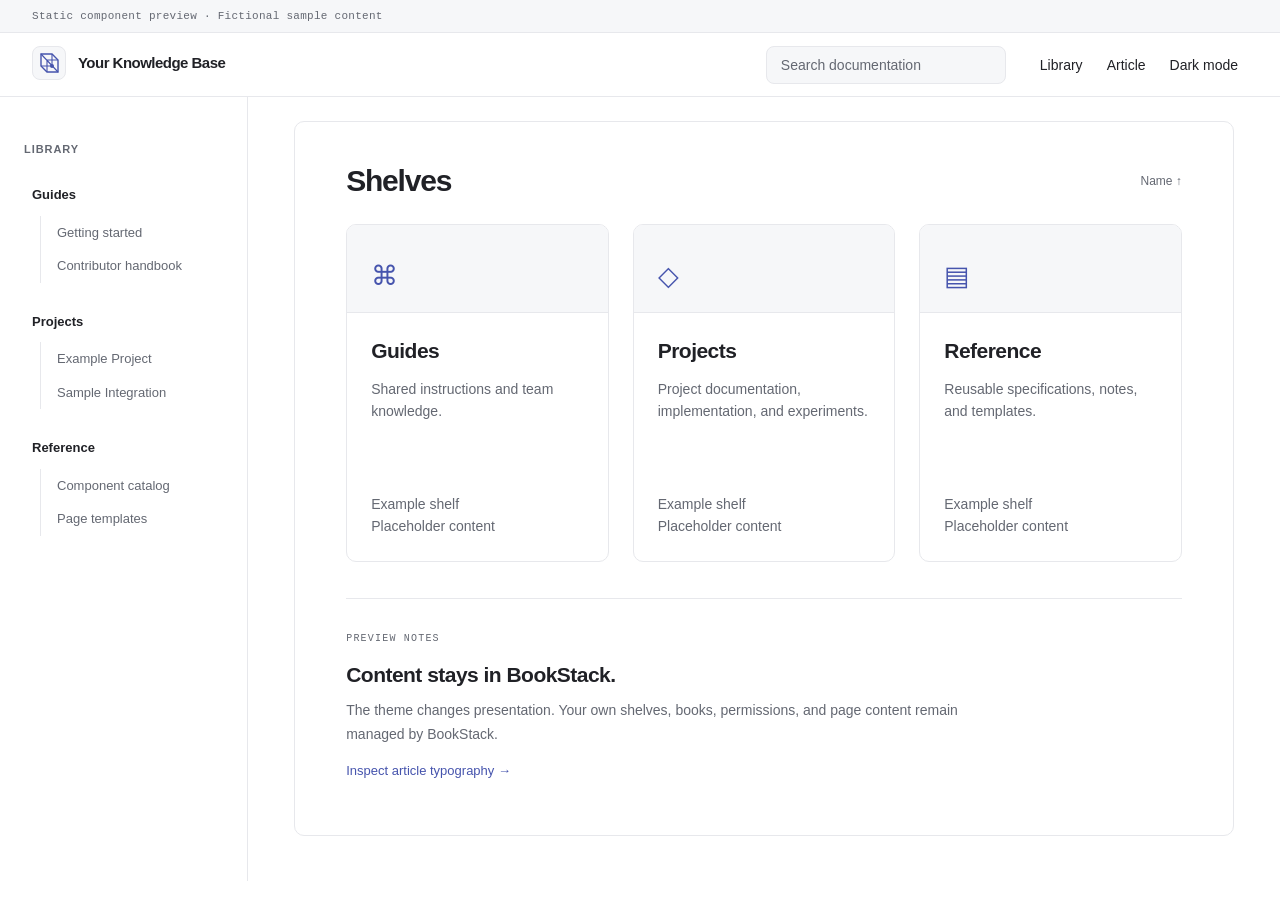
<file: preview/index.html>
<!doctype html><html lang="en"><head><meta charset="utf-8"><meta name="viewport" content="width=device-width, initial-scale=1"><title>BookStack Linear Theme — sample preview</title><link rel="stylesheet" href="base.css"><style id="linear-documentation-theme">
/* BookStack Linear Theme · Swiss typography, native system fonts, no external assets.
   Reading styles stay out of editors, exports, and administrative settings. */
body {
    --font-body: -apple-system, BlinkMacSystemFont, "Segoe UI", Helvetica, Arial, sans-serif;
    --font-heading: var(--font-body);
    --font-code: "SFMono-Regular", Consolas, "Liberation Mono", Menlo, monospace;
    --bl-canvas: #ffffff;
    --bl-surface: #ffffff;
    --bl-ink: #202126;
    --bl-muted: #646872;
    --bl-line: #e7e8ec;
    --bl-subtle: #f6f7f9;
    --color-primary: #515fbe;
    --color-primary-light: #eef0ff;
    --color-link: #4654ad;
    font-family: var(--font-body);
    color: var(--bl-ink);
    background: var(--bl-canvas);
    -webkit-font-smoothing: antialiased;
}
html.dark-mode body {
    --bl-canvas: #0d0e10;
    --bl-surface: #131416;
    --bl-ink: #eeeef0;
    --bl-muted: #a0a3ad;
    --bl-line: #292b31;
    --bl-subtle: #1a1c20;
    --color-primary: #a3adff;
    --color-primary-light: #232943;
    --color-link: #a3adff;
}
/* One quiet navigation bar; retain the native menus and search behaviour. */
#header {
    /* BookStack's primary-background utility uses !important. */
    background: var(--bl-surface) !important;
    color: var(--bl-ink);
    border-bottom: 1px solid var(--bl-line);
    box-shadow: none;
    min-height: 68px;
    column-gap: 24px;
}
#header .logo-text {
    color: var(--bl-ink);
    font-size: 15px;
    font-weight: 650;
    line-height: 1.35;
    letter-spacing: -0.035em;
}
#header .logo { max-width: 100%; }
#header .links a, #header .user-name, #header .mobile-menu-toggle {
    color: var(--bl-ink);
    font-size: 14px;
}
#header .mobile-menu-toggle { border-color: var(--bl-line); fill: currentColor; }
#header .logo:hover, #header .links a:hover, #header .user-name:hover {
    background: var(--bl-subtle);
    color: var(--bl-ink);
}
#header .search-box input {
    background: var(--bl-subtle);
    border: 1px solid var(--bl-line);
    color: var(--bl-ink);
    border-radius: 6px;
    font-size: 14px;
}
#header .search-box input::placeholder { color: var(--bl-muted); opacity: 1; }
#header #header-search-box-button { color: var(--bl-muted); opacity: 1; }
#header .search-box input:focus { border-color: var(--color-link); }
#header .header-links { background-color: var(--bl-surface); }
#header a:focus-visible, #header button:focus-visible {
    outline: 2px solid var(--color-link);
    outline-offset: 3px;
}
/* Cards follow the same grid and thin rules as the document itself. */
.card, .grid-card {
    background-color: var(--bl-surface);
    border: 1px solid var(--bl-line);
    border-radius: 6px;
    box-shadow: none;
}
.grid-card:hover { border-color: var(--color-link); box-shadow: none; }
.card-title {
    color: var(--bl-ink);
    font-size: 15px;
    font-weight: 600;
    letter-spacing: -0.015em;
}
.grid-card h2 { font-size: 21px; font-weight: 600; letter-spacing: -0.025em; }
.grid-card p { font-size: 14px; line-height: 1.6; }
/* Let BookStack keep its responsive columns, mobile tabs, and sidebars. */
.tri-layout-middle-contents { max-width: 940px; margin-inline: auto; }
.tri-layout-middle-contents > main.content-wrap.card {
    padding: 40px clamp(20px, 4vw, 64px) 56px;
}
.tri-layout-left-contents, .tri-layout-right-contents { font-size: 13px; line-height: 1.55; }
.tri-layout-left-contents > *, .tri-layout-right-contents > * { opacity: 1; }
.tri-layout-left-contents h5, .tri-layout-right-contents h5 {
    font-size: 11px;
    font-weight: 650;
    letter-spacing: 0.085em;
    text-transform: uppercase;
    color: var(--bl-muted);
}
.breadcrumbs { font-size: 12px; opacity: 1; color: var(--bl-muted); }
.tri-layout-mobile-tabs { box-shadow: none; border-color: var(--bl-line); }
/* Scope document geometry to reading views, never a contenteditable area. */
.page-content:not(.editor) {
    max-width: 760px;
    font-size: 16px;
    line-height: 1.7;
    letter-spacing: -0.008em;
    color: var(--bl-ink);
}
.page-content:not(.editor) :is(h1, h2, h3, h4, h5, h6) {
    font-family: var(--font-heading);
    font-weight: 650;
    line-height: 1.25;
    color: var(--bl-ink);
    scroll-margin-top: 24px;
}
.page-content:not(.editor) h1 {
    font-size: clamp(30px, 3vw, 40px);
    letter-spacing: -0.045em;
    margin: 8px 0 28px;
}
.page-content:not(.editor) h2 {
    font-size: 26px;
    letter-spacing: -0.035em;
    margin: 48px 0 18px;
    padding-bottom: 12px;
    border-bottom: 1px solid var(--bl-line);
}
.page-content:not(.editor) h3 { font-size: 20px; letter-spacing: -0.025em; margin: 32px 0 14px; }
.page-content:not(.editor) h4 { font-size: 17px; margin: 24px 0 12px; }
.page-content:not(.editor) p { margin: 0 0 20px; }
.page-content:not(.editor) :is(ul, ol) { margin-block: 12px 24px; }
.page-content:not(.editor) li { margin-block: 6px; }
.page-content:not(.editor) li :is(p, ul, ol) { margin-block: 8px; }
.page-content:not(.editor) a { text-underline-offset: 3px; text-decoration-thickness: 1px; }
.page-content:not(.editor) :is(code, pre, kbd, .cm-editor) {
    font-family: var(--font-code);
    font-size: 13px;
    letter-spacing: 0;
    line-height: 1.65;
}
.page-content:not(.editor) :not(pre) > code {
    background: var(--bl-subtle);
    color: var(--bl-ink);
    border: 1px solid var(--bl-line);
    border-radius: 4px;
    padding: 2px 5px;
    overflow-wrap: anywhere;
}
.page-content:not(.editor) :is(pre, .cm-editor) {
    border: 1px solid var(--bl-line);
    border-radius: 6px;
    background: var(--bl-subtle);
    margin-block: 24px;
    max-width: 100%;
}
.page-content:not(.editor) pre { padding: 18px 20px; overflow-x: auto; }
.page-content:not(.editor) pre code { background: none; color: inherit; padding: 0; border: 0; }
.page-content:not(.editor) .cm-scroller { font-family: var(--font-code); line-height: 1.65; }
.page-content:not(.editor) .cm-content { padding-block: 14px; }
.page-content:not(.editor) blockquote {
    border-inline-start: 2px solid var(--color-link);
    padding-inline-start: 20px;
    color: var(--bl-muted);
    font-style: normal;
}
.page-content:not(.editor) .callout { border-radius: 4px; font-size: 15px; line-height: 1.65; }
.page-content:not(.editor) .callout.info {
    background: var(--color-primary-light);
    border-color: var(--color-link);
    color: var(--bl-ink);
}
.page-content:not(.editor) table {
    font-size: 14px;
    line-height: 1.55;
    border-color: var(--bl-line);
}
.page-content:not(.editor) :is(th, td) { padding: 12px 14px; border-color: var(--bl-line); }
.page-content:not(.editor) th { background: var(--bl-subtle); font-weight: 600; }
.page-content:not(.editor) hr { border: 0; border-top: 1px solid var(--bl-line); margin-block: 36px; }
@media (max-width: 1000px) {
    #header { min-height: 60px; }
    #header .logo-text { font-size: 16px; }
}
@media (max-width: 600px) {
    #header { padding-inline: 16px; }
    #header .logo-text { font-size: 14px; letter-spacing: -0.025em; }
    .tri-layout-middle-contents > main.content-wrap.card { padding: 24px 18px 36px; }
    .page-content:not(.editor) h2 { font-size: 23px; margin-top: 36px; }
    .page-content:not(.editor) :is(th, td) { padding: 8px; font-size: 13px; }
}
@media print {
    body { background: #fff; color: #000; }
    .tri-layout-middle-contents > main.content-wrap.card { padding: 0; border: 0; }
    .page-content:not(.editor) { max-width: none; color: #000; }
    .page-content:not(.editor) :is(h1, h2, h3, h4, h5, h6) { color: #000; }
}
</style><style id="linear-interface">
/* Linear-inspired surfaces; BookStack retains its navigation and permissions. */
body { --bl-ease: cubic-bezier(.22, 1, .36, 1); }
/* BookStack fixes body height to the viewport. Give overflowing documents the
   same root canvas, and use natural body height only in reading layouts. */
html:has(#linear-documentation-theme) { background-color: #fff; }
html.dark-mode:has(#linear-documentation-theme) { background-color: #0d0e10; }
body.tri-layout { height: auto; min-height: 100vh; }
.tri-layout-sides :is(.scroll-away-from-top, .scroll-away-from-bottom)::before,
.tri-layout-sides :is(.scroll-away-from-top, .scroll-away-from-bottom)::after { color: var(--bl-canvas); }
.bl-library-directory { padding-block: 8px; }
.bl-directory-group { margin-block: 0 22px; }
.bl-library-directory a { display: flex; align-items: flex-start; gap: 8px; padding: 7px 8px; border-radius: 6px; font-size: 13px; line-height: 1.5; color: var(--bl-muted); }
.bl-library-directory a:hover { background: var(--bl-subtle); color: var(--bl-ink); text-decoration: none; }
.bl-library-directory a:focus-visible { outline: 2px solid var(--color-link); outline-offset: 2px; }
.bl-library-directory .bl-directory-shelf { font-weight: 600; color: var(--bl-ink); }
.bl-library-directory ul { list-style: none; margin: 4px 0 0 16px; padding: 0 0 0 8px; border-inline-start: 1px solid var(--bl-line); }
.bl-library-directory .svg-icon { flex: 0 0 14px; margin: 3px 0 0; color: var(--color-link); }
html.dark-mode :is(.card, .grid-card),
html.dark-mode .content-wrap.card { background-color: var(--bl-surface); border-color: var(--bl-line); }
#header { min-height: 64px; }
#header .bl-logo { gap: 12px; }
.bl-brand-mark {
    display: inline-flex;
    flex: 0 0 32px;
    color: var(--color-link);
    border: 1px solid var(--bl-line);
    border-radius: 8px;
    background: var(--bl-subtle);
}
#header .bl-logo:hover { background: transparent; }
#header .search-box input { min-height: 36px; border-radius: 8px; }
#header .search-box input:focus { box-shadow: 0 0 0 3px var(--color-primary-light); }
#header .links a { padding-inline: 10px; border-radius: 6px; }
.button { border-radius: 7px; font-weight: 550; }
html.dark-mode .button:not(.outline) { color: #111322; }
:is(.card, .grid-card) { border-radius: 10px; }
.card .card-title { padding: 20px 24px 12px; }
.card .card-footer-link { border-color: var(--bl-line); padding: 14px 24px; }
.grid-card :is(.grid-card-content, .grid-card-footer) { padding: 24px; }
.grid-card :is(h2, h3) { color: var(--bl-ink); }
.grid-card .grid-card-content { border-color: var(--bl-line); }
.grid-card p { color: var(--bl-muted); }
.grid-card .featured-image-container-wrap:not(:has(.featured-image-container[style])) {
    background: var(--bl-subtle) !important;
    color: var(--color-link);
    height: 88px;
    border-bottom: 1px solid var(--bl-line);
}
.grid-card .featured-image-container-wrap:not(:has(.featured-image-container[style])) .featured-image-container { height: 88px; }
.grid-card .featured-image-container-wrap:not(:has(.featured-image-container[style])) > svg { color: var(--color-link); fill: currentColor; }
.tri-layout-middle { padding-top: 24px; }
.tri-layout-middle-contents > main.content-wrap.card { border-radius: 10px; }
.tri-layout-middle-contents > main.content-wrap.card:has(> .page-content) {
    background: var(--bl-canvas);
    border-color: transparent;
    border-radius: 0;
}
.tri-layout-middle-contents > main.content-wrap.card > h1,
h1.list-heading { font-size: 30px; font-weight: 650; letter-spacing: -.04em; line-height: 1.25; }
.tri-layout-left-contents, .tri-layout-right-contents { color: var(--bl-muted); }
.tri-layout-left-contents .entity-list-item,
.tri-layout-right-contents .entity-list-item { border-radius: 6px; font-size: 13px; }
.tri-layout-left-contents .entity-list-item.selected,
.tri-layout-right-contents .entity-list-item.selected {
    background: var(--color-primary-light);
    color: var(--color-link);
    box-shadow: inset 2px 0 var(--color-link);
}
.tri-layout-left-contents :is(.entity-list-item-name, .icon-list-item),
.tri-layout-right-contents :is(.entity-list-item-name, .icon-list-item) { font-size: 13px; }
.tri-layout-left-contents .entity-list-item:not(.selected):hover,
.tri-layout-right-contents .entity-list-item:not(.selected):hover { background: var(--bl-subtle); }
#book-tree .entity-list-item > span:first-child::after { opacity: .08; }
#sibling-navigation { opacity: 1; gap: 16px; padding-inline: 0; }
#sibling-navigation > div > a {
    border: 1px solid var(--bl-line) !important;
    border-radius: 8px;
    padding: 12px 4px;
    background: var(--bl-surface);
}
#sibling-navigation > div > a:hover { border-color: var(--color-link) !important; }
.page-content:not(.editor) :is(pre, .cm-editor) { border-radius: 8px; }
.page-content:not(.editor) :is(h1, h2, h3, h4, h5, h6) { scroll-margin-top: 28px; }
.page-content:not(.editor) h1:not(#bkmrk-page-title) { font-size: 28px; letter-spacing: -.035em; }
.page-content:not(.editor) details { border-color: var(--bl-line); border-radius: 8px; }
.page-content:not(.editor) details > summary {
    background: var(--bl-subtle);
    color: var(--bl-ink);
    cursor: pointer;
    font-size: 14px;
    border-radius: 6px;
}
@media (min-width: 1001px) {
    #header.grid { grid-template-columns: minmax(220px, 1fr) minmax(160px, 240px) auto; }
    .tri-layout-left-contents { border-inline-end: 1px solid var(--bl-line); }
}
@media (min-width: 1001px) and (max-width: 1400px) {
    .tri-layout-container { grid-template-columns: 224px minmax(0, 1fr); column-gap: 24px; }
}
@media (max-width: 600px) {
    #header .bl-logo { gap: 8px; }
    .bl-brand-mark { flex-basis: 26px; }
    .bl-brand-mark svg { width: 26px; height: 26px; }
    #header .logo-text { font-size: 13px; }
}
/* Finite, compositor-friendly movement. Content is visible without animation. */
@keyframes bl-enter {
    from { opacity: .65; transform: translateY(10px); }
    to { opacity: 1; transform: translateY(0); }
}
@keyframes bl-panel-enter {
    from { opacity: .75; transform: translateY(-4px); }
    to { opacity: 1; transform: translateY(0); }
}
@media (prefers-reduced-motion: no-preference) {
    html { scroll-behavior: smooth; }
    /* Animate leaf panels, not layout containers used by fixed editor tools. */
    .tri-layout-middle-contents > main.content-wrap.card,
    #home-default .card, .container.very-small > .card {
        animation: bl-enter 480ms var(--bl-ease) backwards;
    }
    .grid > .grid-card { animation: bl-enter 460ms var(--bl-ease) backwards; }
    .grid > .grid-card:nth-child(2) { animation-delay: 45ms; }
    .grid > .grid-card:nth-child(3) { animation-delay: 90ms; }
    .grid > .grid-card:nth-child(n+4) { animation-delay: 120ms; }
    :is(.grid-card, #sibling-navigation > div > a) {
        transition: transform 240ms var(--bl-ease), border-color 180ms ease, background-color 180ms ease, box-shadow 240ms ease;
    }
    #header :is(.links a, .user-name, .search-box input),
    .tri-layout-sides :is(.entity-list-item, .icon-list-item),
    .page-content:not(.editor) a, .button {
        transition: color 160ms ease, background-color 160ms ease, border-color 160ms ease, box-shadow 200ms ease;
    }
    .bl-brand-mark { transition: transform 400ms var(--bl-ease); }
    #header .bl-logo:hover .bl-brand-mark { transform: rotate(-5deg); }
    .chapter-child-menu .chapter-contents-list.open,
    .page-content:not(.editor) details[open] > :not(summary),
    #header .header-links.show { animation: bl-panel-enter 220ms var(--bl-ease); }
    @media (hover: hover) and (pointer: fine) {
        .grid-card:hover { transform: translateY(-3px); box-shadow: 0 8px 24px -16px var(--color-link); }
        #sibling-navigation > div > a:hover { transform: translateY(-2px); }
    }
}
@media (prefers-reduced-motion: reduce) {
    html { scroll-behavior: auto; }
    #header *, .grid-card, .tri-layout-middle-contents > main,
    #home-default .card, .tri-layout-sides *, #sibling-navigation *, .page-content:not(.editor) *, .button {
        animation: none !important;
        transition: none !important;
    }
}
@media print {
    .grid-card, .tri-layout-middle-contents > main { animation: none !important; transform: none !important; }
}
</style></head><body class="tri-layout"><div class="preview-note">Static component preview · Fictional sample content</div><header id="header" class="grid"><div><a class="logo bl-logo" href="index.html"><span class="bl-brand-mark" aria-hidden="true"><svg viewBox="0 0 32 32" width="32" height="32" fill="none"><path d="M8 7h11l6 6v12H14l-6-6V7Z" stroke="currentColor" stroke-width="1.4"/><path d="M8 7l17 18M19 7v12H8M14 25V13h11" stroke="currentColor" stroke-width="1.1"/><circle cx="19" cy="19" r="2" fill="currentColor"/></svg></span><span class="logo-text">Your Knowledge Base</span></a></div><div class="search-box"><input readonly aria-label="Search (preview only)" placeholder="Search documentation"></div><nav class="header-links"><div class="links"><a href="index.html">Library</a><a href="article.html">Article</a><a href="dark.html">Dark mode</a></div></nav></header><div class="tri-layout-container"><div class="tri-layout-sides"><div class="tri-layout-sides-content"><div class="tri-layout-left"><aside class="tri-layout-left-contents"><nav class="bl-library-directory" aria-label="Library directory"><h5>Library</h5>
<div class="bl-directory-group"><a class="bl-directory-shelf" href="index.html">Guides</a><ul><li><a href="article.html">Getting started</a></li><li><a href="article.html">Contributor handbook</a></li></ul></div>
<div class="bl-directory-group"><a class="bl-directory-shelf" href="index.html">Projects</a><ul><li><a href="article.html">Example Project</a></li><li><a href="article.html">Sample Integration</a></li></ul></div>
<div class="bl-directory-group"><a class="bl-directory-shelf" href="index.html">Reference</a><ul><li><a href="article.html">Component catalog</a></li><li><a href="article.html">Page templates</a></li></ul></div></nav></aside></div></div></div><div class="tri-layout-middle"><div class="tri-layout-middle-contents"><main class="content-wrap card"><div class="preview-list-heading"><h1 class="list-heading">Shelves</h1><span class="preview-muted">Name ↑</span></div><div class="grid third"><a class="grid-card" href="article.html"><div class="featured-image-container-wrap"><div class="featured-image-container"></div><span class="preview-card-symbol" aria-hidden="true">⌘</span></div><div class="grid-card-content"><h2>Guides</h2><p>Shared instructions and team knowledge.</p></div><div class="grid-card-footer"><p>Example shelf</p><p>Placeholder content</p></div></a><a class="grid-card" href="article.html"><div class="featured-image-container-wrap"><div class="featured-image-container"></div><span class="preview-card-symbol" aria-hidden="true">◇</span></div><div class="grid-card-content"><h2>Projects</h2><p>Project documentation, implementation, and experiments.</p></div><div class="grid-card-footer"><p>Example shelf</p><p>Placeholder content</p></div></a><a class="grid-card" href="article.html"><div class="featured-image-container-wrap"><div class="featured-image-container"></div><span class="preview-card-symbol" aria-hidden="true">▤</span></div><div class="grid-card-content"><h2>Reference</h2><p>Reusable specifications, notes, and templates.</p></div><div class="grid-card-footer"><p>Example shelf</p><p>Placeholder content</p></div></a></div><div class="preview-help"><span class="preview-label">PREVIEW NOTES</span><h2>Content stays in BookStack.</h2><p>The theme changes presentation. Your own shelves, books, permissions, and page content remain managed by BookStack.</p><a href="article.html">Inspect article typography →</a></div></main></div></div></div></body></html>
</file>
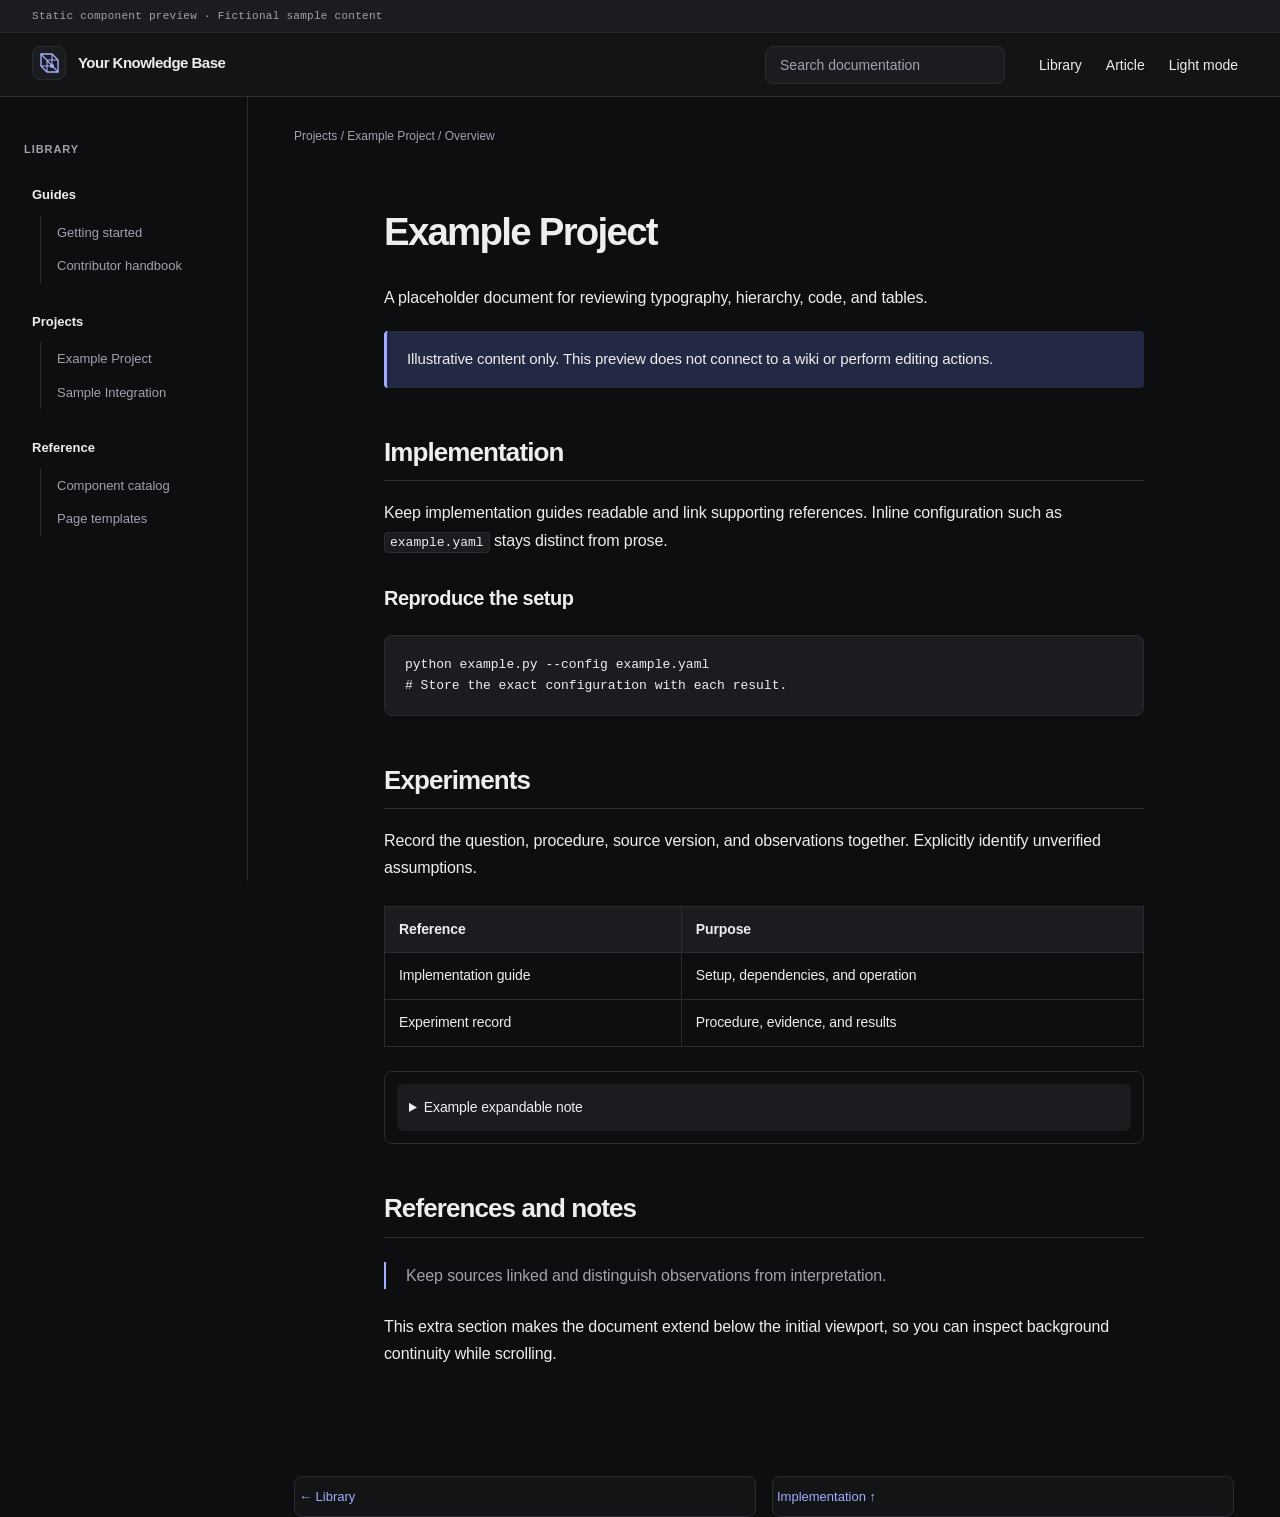
<file: preview/article-dark.html>
<!doctype html><html lang="en" class="dark-mode"><head><meta charset="utf-8"><meta name="viewport" content="width=device-width, initial-scale=1"><title>BookStack Linear Theme — sample preview</title><link rel="stylesheet" href="base.css"><style id="linear-documentation-theme">
/* BookStack Linear Theme · Swiss typography, native system fonts, no external assets.
   Reading styles stay out of editors, exports, and administrative settings. */
body {
    --font-body: -apple-system, BlinkMacSystemFont, "Segoe UI", Helvetica, Arial, sans-serif;
    --font-heading: var(--font-body);
    --font-code: "SFMono-Regular", Consolas, "Liberation Mono", Menlo, monospace;
    --bl-canvas: #ffffff;
    --bl-surface: #ffffff;
    --bl-ink: #202126;
    --bl-muted: #646872;
    --bl-line: #e7e8ec;
    --bl-subtle: #f6f7f9;
    --color-primary: #515fbe;
    --color-primary-light: #eef0ff;
    --color-link: #4654ad;
    font-family: var(--font-body);
    color: var(--bl-ink);
    background: var(--bl-canvas);
    -webkit-font-smoothing: antialiased;
}
html.dark-mode body {
    --bl-canvas: #0d0e10;
    --bl-surface: #131416;
    --bl-ink: #eeeef0;
    --bl-muted: #a0a3ad;
    --bl-line: #292b31;
    --bl-subtle: #1a1c20;
    --color-primary: #a3adff;
    --color-primary-light: #232943;
    --color-link: #a3adff;
}
/* One quiet navigation bar; retain the native menus and search behaviour. */
#header {
    /* BookStack's primary-background utility uses !important. */
    background: var(--bl-surface) !important;
    color: var(--bl-ink);
    border-bottom: 1px solid var(--bl-line);
    box-shadow: none;
    min-height: 68px;
    column-gap: 24px;
}
#header .logo-text {
    color: var(--bl-ink);
    font-size: 15px;
    font-weight: 650;
    line-height: 1.35;
    letter-spacing: -0.035em;
}
#header .logo { max-width: 100%; }
#header .links a, #header .user-name, #header .mobile-menu-toggle {
    color: var(--bl-ink);
    font-size: 14px;
}
#header .mobile-menu-toggle { border-color: var(--bl-line); fill: currentColor; }
#header .logo:hover, #header .links a:hover, #header .user-name:hover {
    background: var(--bl-subtle);
    color: var(--bl-ink);
}
#header .search-box input {
    background: var(--bl-subtle);
    border: 1px solid var(--bl-line);
    color: var(--bl-ink);
    border-radius: 6px;
    font-size: 14px;
}
#header .search-box input::placeholder { color: var(--bl-muted); opacity: 1; }
#header #header-search-box-button { color: var(--bl-muted); opacity: 1; }
#header .search-box input:focus { border-color: var(--color-link); }
#header .header-links { background-color: var(--bl-surface); }
#header a:focus-visible, #header button:focus-visible {
    outline: 2px solid var(--color-link);
    outline-offset: 3px;
}
/* Cards follow the same grid and thin rules as the document itself. */
.card, .grid-card {
    background-color: var(--bl-surface);
    border: 1px solid var(--bl-line);
    border-radius: 6px;
    box-shadow: none;
}
.grid-card:hover { border-color: var(--color-link); box-shadow: none; }
.card-title {
    color: var(--bl-ink);
    font-size: 15px;
    font-weight: 600;
    letter-spacing: -0.015em;
}
.grid-card h2 { font-size: 21px; font-weight: 600; letter-spacing: -0.025em; }
.grid-card p { font-size: 14px; line-height: 1.6; }
/* Let BookStack keep its responsive columns, mobile tabs, and sidebars. */
.tri-layout-middle-contents { max-width: 940px; margin-inline: auto; }
.tri-layout-middle-contents > main.content-wrap.card {
    padding: 40px clamp(20px, 4vw, 64px) 56px;
}
.tri-layout-left-contents, .tri-layout-right-contents { font-size: 13px; line-height: 1.55; }
.tri-layout-left-contents > *, .tri-layout-right-contents > * { opacity: 1; }
.tri-layout-left-contents h5, .tri-layout-right-contents h5 {
    font-size: 11px;
    font-weight: 650;
    letter-spacing: 0.085em;
    text-transform: uppercase;
    color: var(--bl-muted);
}
.breadcrumbs { font-size: 12px; opacity: 1; color: var(--bl-muted); }
.tri-layout-mobile-tabs { box-shadow: none; border-color: var(--bl-line); }
/* Scope document geometry to reading views, never a contenteditable area. */
.page-content:not(.editor) {
    max-width: 760px;
    font-size: 16px;
    line-height: 1.7;
    letter-spacing: -0.008em;
    color: var(--bl-ink);
}
.page-content:not(.editor) :is(h1, h2, h3, h4, h5, h6) {
    font-family: var(--font-heading);
    font-weight: 650;
    line-height: 1.25;
    color: var(--bl-ink);
    scroll-margin-top: 24px;
}
.page-content:not(.editor) h1 {
    font-size: clamp(30px, 3vw, 40px);
    letter-spacing: -0.045em;
    margin: 8px 0 28px;
}
.page-content:not(.editor) h2 {
    font-size: 26px;
    letter-spacing: -0.035em;
    margin: 48px 0 18px;
    padding-bottom: 12px;
    border-bottom: 1px solid var(--bl-line);
}
.page-content:not(.editor) h3 { font-size: 20px; letter-spacing: -0.025em; margin: 32px 0 14px; }
.page-content:not(.editor) h4 { font-size: 17px; margin: 24px 0 12px; }
.page-content:not(.editor) p { margin: 0 0 20px; }
.page-content:not(.editor) :is(ul, ol) { margin-block: 12px 24px; }
.page-content:not(.editor) li { margin-block: 6px; }
.page-content:not(.editor) li :is(p, ul, ol) { margin-block: 8px; }
.page-content:not(.editor) a { text-underline-offset: 3px; text-decoration-thickness: 1px; }
.page-content:not(.editor) :is(code, pre, kbd, .cm-editor) {
    font-family: var(--font-code);
    font-size: 13px;
    letter-spacing: 0;
    line-height: 1.65;
}
.page-content:not(.editor) :not(pre) > code {
    background: var(--bl-subtle);
    color: var(--bl-ink);
    border: 1px solid var(--bl-line);
    border-radius: 4px;
    padding: 2px 5px;
    overflow-wrap: anywhere;
}
.page-content:not(.editor) :is(pre, .cm-editor) {
    border: 1px solid var(--bl-line);
    border-radius: 6px;
    background: var(--bl-subtle);
    margin-block: 24px;
    max-width: 100%;
}
.page-content:not(.editor) pre { padding: 18px 20px; overflow-x: auto; }
.page-content:not(.editor) pre code { background: none; color: inherit; padding: 0; border: 0; }
.page-content:not(.editor) .cm-scroller { font-family: var(--font-code); line-height: 1.65; }
.page-content:not(.editor) .cm-content { padding-block: 14px; }
.page-content:not(.editor) blockquote {
    border-inline-start: 2px solid var(--color-link);
    padding-inline-start: 20px;
    color: var(--bl-muted);
    font-style: normal;
}
.page-content:not(.editor) .callout { border-radius: 4px; font-size: 15px; line-height: 1.65; }
.page-content:not(.editor) .callout.info {
    background: var(--color-primary-light);
    border-color: var(--color-link);
    color: var(--bl-ink);
}
.page-content:not(.editor) table {
    font-size: 14px;
    line-height: 1.55;
    border-color: var(--bl-line);
}
.page-content:not(.editor) :is(th, td) { padding: 12px 14px; border-color: var(--bl-line); }
.page-content:not(.editor) th { background: var(--bl-subtle); font-weight: 600; }
.page-content:not(.editor) hr { border: 0; border-top: 1px solid var(--bl-line); margin-block: 36px; }
@media (max-width: 1000px) {
    #header { min-height: 60px; }
    #header .logo-text { font-size: 16px; }
}
@media (max-width: 600px) {
    #header { padding-inline: 16px; }
    #header .logo-text { font-size: 14px; letter-spacing: -0.025em; }
    .tri-layout-middle-contents > main.content-wrap.card { padding: 24px 18px 36px; }
    .page-content:not(.editor) h2 { font-size: 23px; margin-top: 36px; }
    .page-content:not(.editor) :is(th, td) { padding: 8px; font-size: 13px; }
}
@media print {
    body { background: #fff; color: #000; }
    .tri-layout-middle-contents > main.content-wrap.card { padding: 0; border: 0; }
    .page-content:not(.editor) { max-width: none; color: #000; }
    .page-content:not(.editor) :is(h1, h2, h3, h4, h5, h6) { color: #000; }
}
</style><style id="linear-interface">
/* Linear-inspired surfaces; BookStack retains its navigation and permissions. */
body { --bl-ease: cubic-bezier(.22, 1, .36, 1); }
/* BookStack fixes body height to the viewport. Give overflowing documents the
   same root canvas, and use natural body height only in reading layouts. */
html:has(#linear-documentation-theme) { background-color: #fff; }
html.dark-mode:has(#linear-documentation-theme) { background-color: #0d0e10; }
body.tri-layout { height: auto; min-height: 100vh; }
.tri-layout-sides :is(.scroll-away-from-top, .scroll-away-from-bottom)::before,
.tri-layout-sides :is(.scroll-away-from-top, .scroll-away-from-bottom)::after { color: var(--bl-canvas); }
.bl-library-directory { padding-block: 8px; }
.bl-directory-group { margin-block: 0 22px; }
.bl-library-directory a { display: flex; align-items: flex-start; gap: 8px; padding: 7px 8px; border-radius: 6px; font-size: 13px; line-height: 1.5; color: var(--bl-muted); }
.bl-library-directory a:hover { background: var(--bl-subtle); color: var(--bl-ink); text-decoration: none; }
.bl-library-directory a:focus-visible { outline: 2px solid var(--color-link); outline-offset: 2px; }
.bl-library-directory .bl-directory-shelf { font-weight: 600; color: var(--bl-ink); }
.bl-library-directory ul { list-style: none; margin: 4px 0 0 16px; padding: 0 0 0 8px; border-inline-start: 1px solid var(--bl-line); }
.bl-library-directory .svg-icon { flex: 0 0 14px; margin: 3px 0 0; color: var(--color-link); }
html.dark-mode :is(.card, .grid-card),
html.dark-mode .content-wrap.card { background-color: var(--bl-surface); border-color: var(--bl-line); }
#header { min-height: 64px; }
#header .bl-logo { gap: 12px; }
.bl-brand-mark {
    display: inline-flex;
    flex: 0 0 32px;
    color: var(--color-link);
    border: 1px solid var(--bl-line);
    border-radius: 8px;
    background: var(--bl-subtle);
}
#header .bl-logo:hover { background: transparent; }
#header .search-box input { min-height: 36px; border-radius: 8px; }
#header .search-box input:focus { box-shadow: 0 0 0 3px var(--color-primary-light); }
#header .links a { padding-inline: 10px; border-radius: 6px; }
.button { border-radius: 7px; font-weight: 550; }
html.dark-mode .button:not(.outline) { color: #111322; }
:is(.card, .grid-card) { border-radius: 10px; }
.card .card-title { padding: 20px 24px 12px; }
.card .card-footer-link { border-color: var(--bl-line); padding: 14px 24px; }
.grid-card :is(.grid-card-content, .grid-card-footer) { padding: 24px; }
.grid-card :is(h2, h3) { color: var(--bl-ink); }
.grid-card .grid-card-content { border-color: var(--bl-line); }
.grid-card p { color: var(--bl-muted); }
.grid-card .featured-image-container-wrap:not(:has(.featured-image-container[style])) {
    background: var(--bl-subtle) !important;
    color: var(--color-link);
    height: 88px;
    border-bottom: 1px solid var(--bl-line);
}
.grid-card .featured-image-container-wrap:not(:has(.featured-image-container[style])) .featured-image-container { height: 88px; }
.grid-card .featured-image-container-wrap:not(:has(.featured-image-container[style])) > svg { color: var(--color-link); fill: currentColor; }
.tri-layout-middle { padding-top: 24px; }
.tri-layout-middle-contents > main.content-wrap.card { border-radius: 10px; }
.tri-layout-middle-contents > main.content-wrap.card:has(> .page-content) {
    background: var(--bl-canvas);
    border-color: transparent;
    border-radius: 0;
}
.tri-layout-middle-contents > main.content-wrap.card > h1,
h1.list-heading { font-size: 30px; font-weight: 650; letter-spacing: -.04em; line-height: 1.25; }
.tri-layout-left-contents, .tri-layout-right-contents { color: var(--bl-muted); }
.tri-layout-left-contents .entity-list-item,
.tri-layout-right-contents .entity-list-item { border-radius: 6px; font-size: 13px; }
.tri-layout-left-contents .entity-list-item.selected,
.tri-layout-right-contents .entity-list-item.selected {
    background: var(--color-primary-light);
    color: var(--color-link);
    box-shadow: inset 2px 0 var(--color-link);
}
.tri-layout-left-contents :is(.entity-list-item-name, .icon-list-item),
.tri-layout-right-contents :is(.entity-list-item-name, .icon-list-item) { font-size: 13px; }
.tri-layout-left-contents .entity-list-item:not(.selected):hover,
.tri-layout-right-contents .entity-list-item:not(.selected):hover { background: var(--bl-subtle); }
#book-tree .entity-list-item > span:first-child::after { opacity: .08; }
#sibling-navigation { opacity: 1; gap: 16px; padding-inline: 0; }
#sibling-navigation > div > a {
    border: 1px solid var(--bl-line) !important;
    border-radius: 8px;
    padding: 12px 4px;
    background: var(--bl-surface);
}
#sibling-navigation > div > a:hover { border-color: var(--color-link) !important; }
.page-content:not(.editor) :is(pre, .cm-editor) { border-radius: 8px; }
.page-content:not(.editor) :is(h1, h2, h3, h4, h5, h6) { scroll-margin-top: 28px; }
.page-content:not(.editor) h1:not(#bkmrk-page-title) { font-size: 28px; letter-spacing: -.035em; }
.page-content:not(.editor) details { border-color: var(--bl-line); border-radius: 8px; }
.page-content:not(.editor) details > summary {
    background: var(--bl-subtle);
    color: var(--bl-ink);
    cursor: pointer;
    font-size: 14px;
    border-radius: 6px;
}
@media (min-width: 1001px) {
    #header.grid { grid-template-columns: minmax(220px, 1fr) minmax(160px, 240px) auto; }
    .tri-layout-left-contents { border-inline-end: 1px solid var(--bl-line); }
}
@media (min-width: 1001px) and (max-width: 1400px) {
    .tri-layout-container { grid-template-columns: 224px minmax(0, 1fr); column-gap: 24px; }
}
@media (max-width: 600px) {
    #header .bl-logo { gap: 8px; }
    .bl-brand-mark { flex-basis: 26px; }
    .bl-brand-mark svg { width: 26px; height: 26px; }
    #header .logo-text { font-size: 13px; }
}
/* Finite, compositor-friendly movement. Content is visible without animation. */
@keyframes bl-enter {
    from { opacity: .65; transform: translateY(10px); }
    to { opacity: 1; transform: translateY(0); }
}
@keyframes bl-panel-enter {
    from { opacity: .75; transform: translateY(-4px); }
    to { opacity: 1; transform: translateY(0); }
}
@media (prefers-reduced-motion: no-preference) {
    html { scroll-behavior: smooth; }
    /* Animate leaf panels, not layout containers used by fixed editor tools. */
    .tri-layout-middle-contents > main.content-wrap.card,
    #home-default .card, .container.very-small > .card {
        animation: bl-enter 480ms var(--bl-ease) backwards;
    }
    .grid > .grid-card { animation: bl-enter 460ms var(--bl-ease) backwards; }
    .grid > .grid-card:nth-child(2) { animation-delay: 45ms; }
    .grid > .grid-card:nth-child(3) { animation-delay: 90ms; }
    .grid > .grid-card:nth-child(n+4) { animation-delay: 120ms; }
    :is(.grid-card, #sibling-navigation > div > a) {
        transition: transform 240ms var(--bl-ease), border-color 180ms ease, background-color 180ms ease, box-shadow 240ms ease;
    }
    #header :is(.links a, .user-name, .search-box input),
    .tri-layout-sides :is(.entity-list-item, .icon-list-item),
    .page-content:not(.editor) a, .button {
        transition: color 160ms ease, background-color 160ms ease, border-color 160ms ease, box-shadow 200ms ease;
    }
    .bl-brand-mark { transition: transform 400ms var(--bl-ease); }
    #header .bl-logo:hover .bl-brand-mark { transform: rotate(-5deg); }
    .chapter-child-menu .chapter-contents-list.open,
    .page-content:not(.editor) details[open] > :not(summary),
    #header .header-links.show { animation: bl-panel-enter 220ms var(--bl-ease); }
    @media (hover: hover) and (pointer: fine) {
        .grid-card:hover { transform: translateY(-3px); box-shadow: 0 8px 24px -16px var(--color-link); }
        #sibling-navigation > div > a:hover { transform: translateY(-2px); }
    }
}
@media (prefers-reduced-motion: reduce) {
    html { scroll-behavior: auto; }
    #header *, .grid-card, .tri-layout-middle-contents > main,
    #home-default .card, .tri-layout-sides *, #sibling-navigation *, .page-content:not(.editor) *, .button {
        animation: none !important;
        transition: none !important;
    }
}
@media print {
    .grid-card, .tri-layout-middle-contents > main { animation: none !important; transform: none !important; }
}
</style></head><body class="tri-layout"><div class="preview-note">Static component preview · Fictional sample content</div><header id="header" class="grid"><div><a class="logo bl-logo" href="dark.html"><span class="bl-brand-mark" aria-hidden="true"><svg viewBox="0 0 32 32" width="32" height="32" fill="none"><path d="M8 7h11l6 6v12H14l-6-6V7Z" stroke="currentColor" stroke-width="1.4"/><path d="M8 7l17 18M19 7v12H8M14 25V13h11" stroke="currentColor" stroke-width="1.1"/><circle cx="19" cy="19" r="2" fill="currentColor"/></svg></span><span class="logo-text">Your Knowledge Base</span></a></div><div class="search-box"><input readonly aria-label="Search (preview only)" placeholder="Search documentation"></div><nav class="header-links"><div class="links"><a href="dark.html">Library</a><a href="article-dark.html">Article</a><a href="article.html">Light mode</a></div></nav></header><div class="tri-layout-container"><div class="tri-layout-sides"><div class="tri-layout-sides-content"><div class="tri-layout-left"><aside class="tri-layout-left-contents"><nav class="bl-library-directory" aria-label="Library directory"><h5>Library</h5>
<div class="bl-directory-group"><a class="bl-directory-shelf" href="dark.html">Guides</a><ul><li><a href="article-dark.html">Getting started</a></li><li><a href="article-dark.html">Contributor handbook</a></li></ul></div>
<div class="bl-directory-group"><a class="bl-directory-shelf" href="dark.html">Projects</a><ul><li><a href="article-dark.html">Example Project</a></li><li><a href="article-dark.html">Sample Integration</a></li></ul></div>
<div class="bl-directory-group"><a class="bl-directory-shelf" href="dark.html">Reference</a><ul><li><a href="article-dark.html">Component catalog</a></li><li><a href="article-dark.html">Page templates</a></li></ul></div></nav></aside></div></div></div><div class="tri-layout-middle"><div class="tri-layout-middle-contents"><div class="breadcrumbs">Projects / Example Project / Overview</div><main class="content-wrap card"><div class="page-content"><div dir="auto"><h1 id="bkmrk-page-title">Example Project</h1><p>A placeholder document for reviewing typography, hierarchy, code, and tables.</p><p class="callout info">Illustrative content only. This preview does not connect to a wiki or perform editing actions.</p><h2 id="implementation">Implementation</h2><p>Keep implementation guides readable and link supporting references. Inline configuration such as <code>example.yaml</code> stays distinct from prose.</p><h3>Reproduce the setup</h3><pre><code>python example.py --config example.yaml
# Store the exact configuration with each result.</code></pre><h2 id="experiments">Experiments</h2><p>Record the question, procedure, source version, and observations together. Explicitly identify unverified assumptions.</p><table><thead><tr><th>Reference</th><th>Purpose</th></tr></thead><tbody><tr><td>Implementation guide</td><td>Setup, dependencies, and operation</td></tr><tr><td>Experiment record</td><td>Procedure, evidence, and results</td></tr></tbody></table><details><summary>Example expandable note</summary><p>This uses native HTML details and the theme’s short entrance effect.</p></details><h2>References and notes</h2><blockquote>Keep sources linked and distinguish observations from interpretation.</blockquote><p>This extra section makes the document extend below the initial viewport, so you can inspect background continuity while scrolling.</p></div></div></main><div id="sibling-navigation" class="grid half"><div><a href="dark.html">← Library</a></div><div><a href="#implementation">Implementation ↑</a></div></div></div></div></div></body></html>
</file>
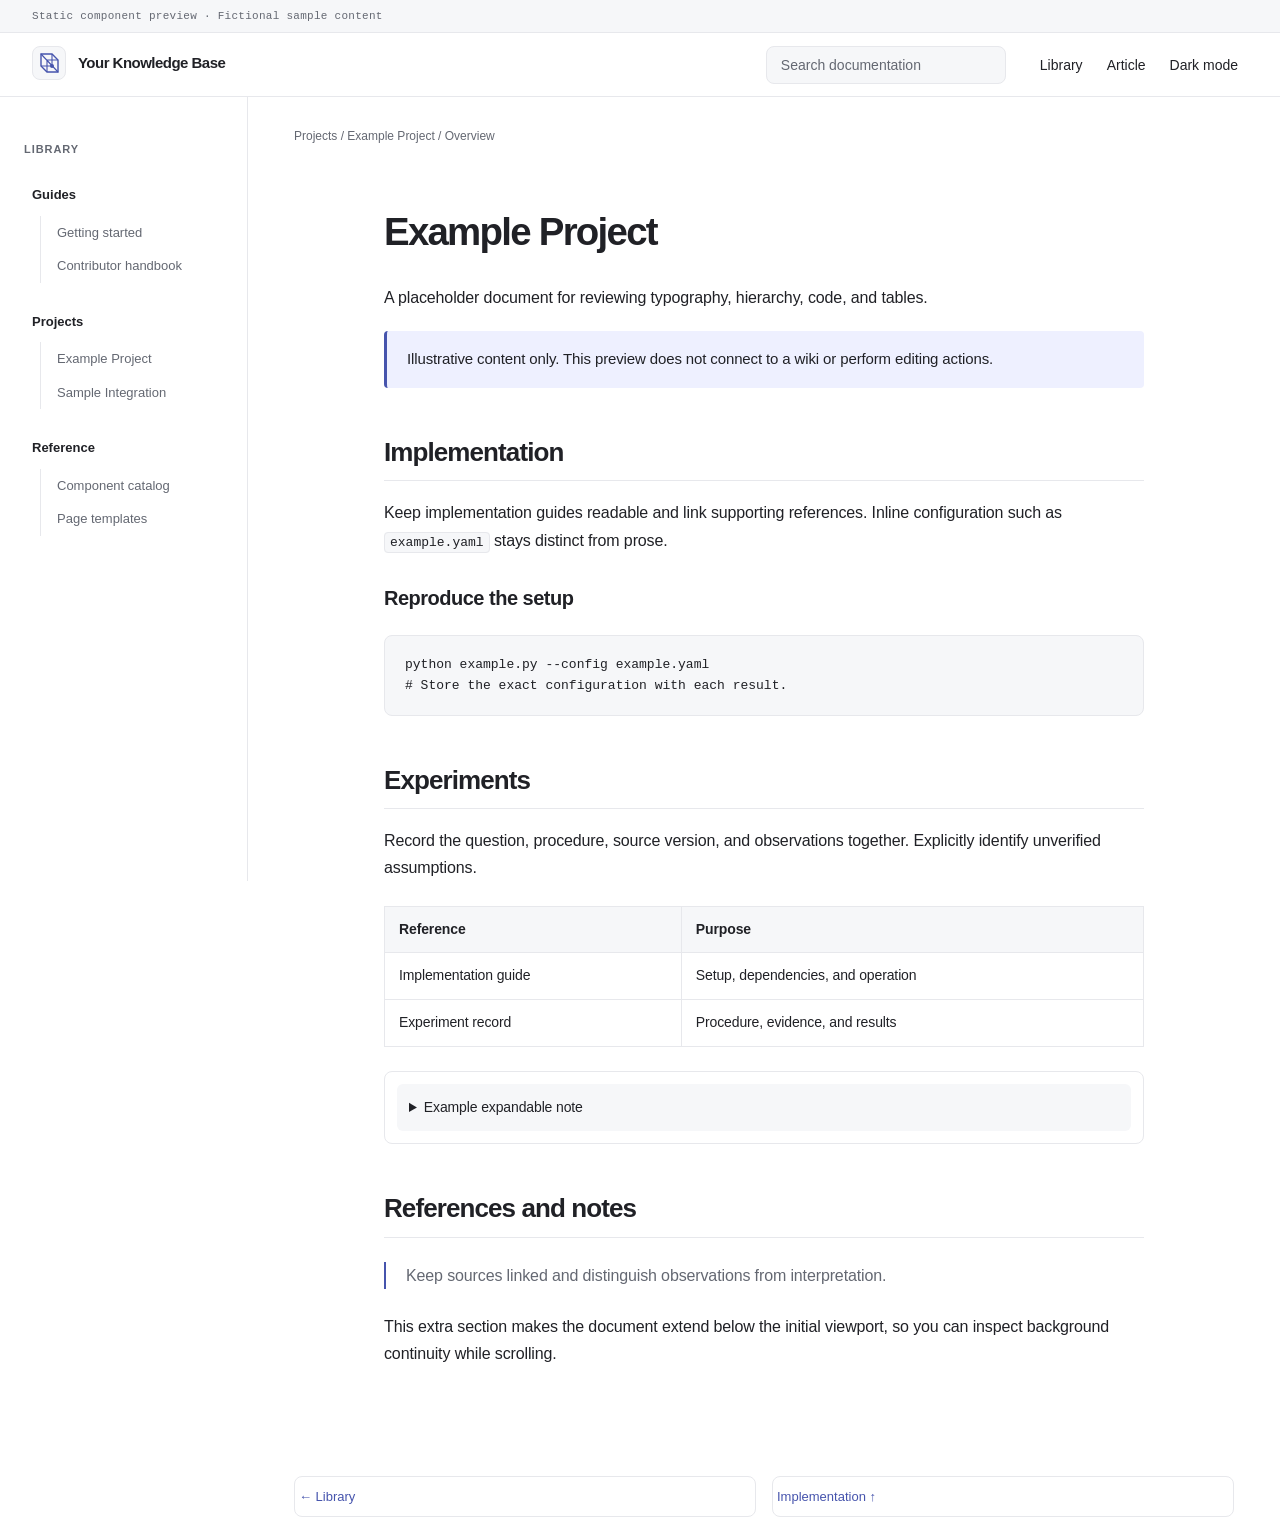
<file: preview/article.html>
<!doctype html><html lang="en"><head><meta charset="utf-8"><meta name="viewport" content="width=device-width, initial-scale=1"><title>BookStack Linear Theme — sample preview</title><link rel="stylesheet" href="base.css"><style id="linear-documentation-theme">
/* BookStack Linear Theme · Swiss typography, native system fonts, no external assets.
   Reading styles stay out of editors, exports, and administrative settings. */
body {
    --font-body: -apple-system, BlinkMacSystemFont, "Segoe UI", Helvetica, Arial, sans-serif;
    --font-heading: var(--font-body);
    --font-code: "SFMono-Regular", Consolas, "Liberation Mono", Menlo, monospace;
    --bl-canvas: #ffffff;
    --bl-surface: #ffffff;
    --bl-ink: #202126;
    --bl-muted: #646872;
    --bl-line: #e7e8ec;
    --bl-subtle: #f6f7f9;
    --color-primary: #515fbe;
    --color-primary-light: #eef0ff;
    --color-link: #4654ad;
    font-family: var(--font-body);
    color: var(--bl-ink);
    background: var(--bl-canvas);
    -webkit-font-smoothing: antialiased;
}
html.dark-mode body {
    --bl-canvas: #0d0e10;
    --bl-surface: #131416;
    --bl-ink: #eeeef0;
    --bl-muted: #a0a3ad;
    --bl-line: #292b31;
    --bl-subtle: #1a1c20;
    --color-primary: #a3adff;
    --color-primary-light: #232943;
    --color-link: #a3adff;
}
/* One quiet navigation bar; retain the native menus and search behaviour. */
#header {
    /* BookStack's primary-background utility uses !important. */
    background: var(--bl-surface) !important;
    color: var(--bl-ink);
    border-bottom: 1px solid var(--bl-line);
    box-shadow: none;
    min-height: 68px;
    column-gap: 24px;
}
#header .logo-text {
    color: var(--bl-ink);
    font-size: 15px;
    font-weight: 650;
    line-height: 1.35;
    letter-spacing: -0.035em;
}
#header .logo { max-width: 100%; }
#header .links a, #header .user-name, #header .mobile-menu-toggle {
    color: var(--bl-ink);
    font-size: 14px;
}
#header .mobile-menu-toggle { border-color: var(--bl-line); fill: currentColor; }
#header .logo:hover, #header .links a:hover, #header .user-name:hover {
    background: var(--bl-subtle);
    color: var(--bl-ink);
}
#header .search-box input {
    background: var(--bl-subtle);
    border: 1px solid var(--bl-line);
    color: var(--bl-ink);
    border-radius: 6px;
    font-size: 14px;
}
#header .search-box input::placeholder { color: var(--bl-muted); opacity: 1; }
#header #header-search-box-button { color: var(--bl-muted); opacity: 1; }
#header .search-box input:focus { border-color: var(--color-link); }
#header .header-links { background-color: var(--bl-surface); }
#header a:focus-visible, #header button:focus-visible {
    outline: 2px solid var(--color-link);
    outline-offset: 3px;
}
/* Cards follow the same grid and thin rules as the document itself. */
.card, .grid-card {
    background-color: var(--bl-surface);
    border: 1px solid var(--bl-line);
    border-radius: 6px;
    box-shadow: none;
}
.grid-card:hover { border-color: var(--color-link); box-shadow: none; }
.card-title {
    color: var(--bl-ink);
    font-size: 15px;
    font-weight: 600;
    letter-spacing: -0.015em;
}
.grid-card h2 { font-size: 21px; font-weight: 600; letter-spacing: -0.025em; }
.grid-card p { font-size: 14px; line-height: 1.6; }
/* Let BookStack keep its responsive columns, mobile tabs, and sidebars. */
.tri-layout-middle-contents { max-width: 940px; margin-inline: auto; }
.tri-layout-middle-contents > main.content-wrap.card {
    padding: 40px clamp(20px, 4vw, 64px) 56px;
}
.tri-layout-left-contents, .tri-layout-right-contents { font-size: 13px; line-height: 1.55; }
.tri-layout-left-contents > *, .tri-layout-right-contents > * { opacity: 1; }
.tri-layout-left-contents h5, .tri-layout-right-contents h5 {
    font-size: 11px;
    font-weight: 650;
    letter-spacing: 0.085em;
    text-transform: uppercase;
    color: var(--bl-muted);
}
.breadcrumbs { font-size: 12px; opacity: 1; color: var(--bl-muted); }
.tri-layout-mobile-tabs { box-shadow: none; border-color: var(--bl-line); }
/* Scope document geometry to reading views, never a contenteditable area. */
.page-content:not(.editor) {
    max-width: 760px;
    font-size: 16px;
    line-height: 1.7;
    letter-spacing: -0.008em;
    color: var(--bl-ink);
}
.page-content:not(.editor) :is(h1, h2, h3, h4, h5, h6) {
    font-family: var(--font-heading);
    font-weight: 650;
    line-height: 1.25;
    color: var(--bl-ink);
    scroll-margin-top: 24px;
}
.page-content:not(.editor) h1 {
    font-size: clamp(30px, 3vw, 40px);
    letter-spacing: -0.045em;
    margin: 8px 0 28px;
}
.page-content:not(.editor) h2 {
    font-size: 26px;
    letter-spacing: -0.035em;
    margin: 48px 0 18px;
    padding-bottom: 12px;
    border-bottom: 1px solid var(--bl-line);
}
.page-content:not(.editor) h3 { font-size: 20px; letter-spacing: -0.025em; margin: 32px 0 14px; }
.page-content:not(.editor) h4 { font-size: 17px; margin: 24px 0 12px; }
.page-content:not(.editor) p { margin: 0 0 20px; }
.page-content:not(.editor) :is(ul, ol) { margin-block: 12px 24px; }
.page-content:not(.editor) li { margin-block: 6px; }
.page-content:not(.editor) li :is(p, ul, ol) { margin-block: 8px; }
.page-content:not(.editor) a { text-underline-offset: 3px; text-decoration-thickness: 1px; }
.page-content:not(.editor) :is(code, pre, kbd, .cm-editor) {
    font-family: var(--font-code);
    font-size: 13px;
    letter-spacing: 0;
    line-height: 1.65;
}
.page-content:not(.editor) :not(pre) > code {
    background: var(--bl-subtle);
    color: var(--bl-ink);
    border: 1px solid var(--bl-line);
    border-radius: 4px;
    padding: 2px 5px;
    overflow-wrap: anywhere;
}
.page-content:not(.editor) :is(pre, .cm-editor) {
    border: 1px solid var(--bl-line);
    border-radius: 6px;
    background: var(--bl-subtle);
    margin-block: 24px;
    max-width: 100%;
}
.page-content:not(.editor) pre { padding: 18px 20px; overflow-x: auto; }
.page-content:not(.editor) pre code { background: none; color: inherit; padding: 0; border: 0; }
.page-content:not(.editor) .cm-scroller { font-family: var(--font-code); line-height: 1.65; }
.page-content:not(.editor) .cm-content { padding-block: 14px; }
.page-content:not(.editor) blockquote {
    border-inline-start: 2px solid var(--color-link);
    padding-inline-start: 20px;
    color: var(--bl-muted);
    font-style: normal;
}
.page-content:not(.editor) .callout { border-radius: 4px; font-size: 15px; line-height: 1.65; }
.page-content:not(.editor) .callout.info {
    background: var(--color-primary-light);
    border-color: var(--color-link);
    color: var(--bl-ink);
}
.page-content:not(.editor) table {
    font-size: 14px;
    line-height: 1.55;
    border-color: var(--bl-line);
}
.page-content:not(.editor) :is(th, td) { padding: 12px 14px; border-color: var(--bl-line); }
.page-content:not(.editor) th { background: var(--bl-subtle); font-weight: 600; }
.page-content:not(.editor) hr { border: 0; border-top: 1px solid var(--bl-line); margin-block: 36px; }
@media (max-width: 1000px) {
    #header { min-height: 60px; }
    #header .logo-text { font-size: 16px; }
}
@media (max-width: 600px) {
    #header { padding-inline: 16px; }
    #header .logo-text { font-size: 14px; letter-spacing: -0.025em; }
    .tri-layout-middle-contents > main.content-wrap.card { padding: 24px 18px 36px; }
    .page-content:not(.editor) h2 { font-size: 23px; margin-top: 36px; }
    .page-content:not(.editor) :is(th, td) { padding: 8px; font-size: 13px; }
}
@media print {
    body { background: #fff; color: #000; }
    .tri-layout-middle-contents > main.content-wrap.card { padding: 0; border: 0; }
    .page-content:not(.editor) { max-width: none; color: #000; }
    .page-content:not(.editor) :is(h1, h2, h3, h4, h5, h6) { color: #000; }
}
</style><style id="linear-interface">
/* Linear-inspired surfaces; BookStack retains its navigation and permissions. */
body { --bl-ease: cubic-bezier(.22, 1, .36, 1); }
/* BookStack fixes body height to the viewport. Give overflowing documents the
   same root canvas, and use natural body height only in reading layouts. */
html:has(#linear-documentation-theme) { background-color: #fff; }
html.dark-mode:has(#linear-documentation-theme) { background-color: #0d0e10; }
body.tri-layout { height: auto; min-height: 100vh; }
.tri-layout-sides :is(.scroll-away-from-top, .scroll-away-from-bottom)::before,
.tri-layout-sides :is(.scroll-away-from-top, .scroll-away-from-bottom)::after { color: var(--bl-canvas); }
.bl-library-directory { padding-block: 8px; }
.bl-directory-group { margin-block: 0 22px; }
.bl-library-directory a { display: flex; align-items: flex-start; gap: 8px; padding: 7px 8px; border-radius: 6px; font-size: 13px; line-height: 1.5; color: var(--bl-muted); }
.bl-library-directory a:hover { background: var(--bl-subtle); color: var(--bl-ink); text-decoration: none; }
.bl-library-directory a:focus-visible { outline: 2px solid var(--color-link); outline-offset: 2px; }
.bl-library-directory .bl-directory-shelf { font-weight: 600; color: var(--bl-ink); }
.bl-library-directory ul { list-style: none; margin: 4px 0 0 16px; padding: 0 0 0 8px; border-inline-start: 1px solid var(--bl-line); }
.bl-library-directory .svg-icon { flex: 0 0 14px; margin: 3px 0 0; color: var(--color-link); }
html.dark-mode :is(.card, .grid-card),
html.dark-mode .content-wrap.card { background-color: var(--bl-surface); border-color: var(--bl-line); }
#header { min-height: 64px; }
#header .bl-logo { gap: 12px; }
.bl-brand-mark {
    display: inline-flex;
    flex: 0 0 32px;
    color: var(--color-link);
    border: 1px solid var(--bl-line);
    border-radius: 8px;
    background: var(--bl-subtle);
}
#header .bl-logo:hover { background: transparent; }
#header .search-box input { min-height: 36px; border-radius: 8px; }
#header .search-box input:focus { box-shadow: 0 0 0 3px var(--color-primary-light); }
#header .links a { padding-inline: 10px; border-radius: 6px; }
.button { border-radius: 7px; font-weight: 550; }
html.dark-mode .button:not(.outline) { color: #111322; }
:is(.card, .grid-card) { border-radius: 10px; }
.card .card-title { padding: 20px 24px 12px; }
.card .card-footer-link { border-color: var(--bl-line); padding: 14px 24px; }
.grid-card :is(.grid-card-content, .grid-card-footer) { padding: 24px; }
.grid-card :is(h2, h3) { color: var(--bl-ink); }
.grid-card .grid-card-content { border-color: var(--bl-line); }
.grid-card p { color: var(--bl-muted); }
.grid-card .featured-image-container-wrap:not(:has(.featured-image-container[style])) {
    background: var(--bl-subtle) !important;
    color: var(--color-link);
    height: 88px;
    border-bottom: 1px solid var(--bl-line);
}
.grid-card .featured-image-container-wrap:not(:has(.featured-image-container[style])) .featured-image-container { height: 88px; }
.grid-card .featured-image-container-wrap:not(:has(.featured-image-container[style])) > svg { color: var(--color-link); fill: currentColor; }
.tri-layout-middle { padding-top: 24px; }
.tri-layout-middle-contents > main.content-wrap.card { border-radius: 10px; }
.tri-layout-middle-contents > main.content-wrap.card:has(> .page-content) {
    background: var(--bl-canvas);
    border-color: transparent;
    border-radius: 0;
}
.tri-layout-middle-contents > main.content-wrap.card > h1,
h1.list-heading { font-size: 30px; font-weight: 650; letter-spacing: -.04em; line-height: 1.25; }
.tri-layout-left-contents, .tri-layout-right-contents { color: var(--bl-muted); }
.tri-layout-left-contents .entity-list-item,
.tri-layout-right-contents .entity-list-item { border-radius: 6px; font-size: 13px; }
.tri-layout-left-contents .entity-list-item.selected,
.tri-layout-right-contents .entity-list-item.selected {
    background: var(--color-primary-light);
    color: var(--color-link);
    box-shadow: inset 2px 0 var(--color-link);
}
.tri-layout-left-contents :is(.entity-list-item-name, .icon-list-item),
.tri-layout-right-contents :is(.entity-list-item-name, .icon-list-item) { font-size: 13px; }
.tri-layout-left-contents .entity-list-item:not(.selected):hover,
.tri-layout-right-contents .entity-list-item:not(.selected):hover { background: var(--bl-subtle); }
#book-tree .entity-list-item > span:first-child::after { opacity: .08; }
#sibling-navigation { opacity: 1; gap: 16px; padding-inline: 0; }
#sibling-navigation > div > a {
    border: 1px solid var(--bl-line) !important;
    border-radius: 8px;
    padding: 12px 4px;
    background: var(--bl-surface);
}
#sibling-navigation > div > a:hover { border-color: var(--color-link) !important; }
.page-content:not(.editor) :is(pre, .cm-editor) { border-radius: 8px; }
.page-content:not(.editor) :is(h1, h2, h3, h4, h5, h6) { scroll-margin-top: 28px; }
.page-content:not(.editor) h1:not(#bkmrk-page-title) { font-size: 28px; letter-spacing: -.035em; }
.page-content:not(.editor) details { border-color: var(--bl-line); border-radius: 8px; }
.page-content:not(.editor) details > summary {
    background: var(--bl-subtle);
    color: var(--bl-ink);
    cursor: pointer;
    font-size: 14px;
    border-radius: 6px;
}
@media (min-width: 1001px) {
    #header.grid { grid-template-columns: minmax(220px, 1fr) minmax(160px, 240px) auto; }
    .tri-layout-left-contents { border-inline-end: 1px solid var(--bl-line); }
}
@media (min-width: 1001px) and (max-width: 1400px) {
    .tri-layout-container { grid-template-columns: 224px minmax(0, 1fr); column-gap: 24px; }
}
@media (max-width: 600px) {
    #header .bl-logo { gap: 8px; }
    .bl-brand-mark { flex-basis: 26px; }
    .bl-brand-mark svg { width: 26px; height: 26px; }
    #header .logo-text { font-size: 13px; }
}
/* Finite, compositor-friendly movement. Content is visible without animation. */
@keyframes bl-enter {
    from { opacity: .65; transform: translateY(10px); }
    to { opacity: 1; transform: translateY(0); }
}
@keyframes bl-panel-enter {
    from { opacity: .75; transform: translateY(-4px); }
    to { opacity: 1; transform: translateY(0); }
}
@media (prefers-reduced-motion: no-preference) {
    html { scroll-behavior: smooth; }
    /* Animate leaf panels, not layout containers used by fixed editor tools. */
    .tri-layout-middle-contents > main.content-wrap.card,
    #home-default .card, .container.very-small > .card {
        animation: bl-enter 480ms var(--bl-ease) backwards;
    }
    .grid > .grid-card { animation: bl-enter 460ms var(--bl-ease) backwards; }
    .grid > .grid-card:nth-child(2) { animation-delay: 45ms; }
    .grid > .grid-card:nth-child(3) { animation-delay: 90ms; }
    .grid > .grid-card:nth-child(n+4) { animation-delay: 120ms; }
    :is(.grid-card, #sibling-navigation > div > a) {
        transition: transform 240ms var(--bl-ease), border-color 180ms ease, background-color 180ms ease, box-shadow 240ms ease;
    }
    #header :is(.links a, .user-name, .search-box input),
    .tri-layout-sides :is(.entity-list-item, .icon-list-item),
    .page-content:not(.editor) a, .button {
        transition: color 160ms ease, background-color 160ms ease, border-color 160ms ease, box-shadow 200ms ease;
    }
    .bl-brand-mark { transition: transform 400ms var(--bl-ease); }
    #header .bl-logo:hover .bl-brand-mark { transform: rotate(-5deg); }
    .chapter-child-menu .chapter-contents-list.open,
    .page-content:not(.editor) details[open] > :not(summary),
    #header .header-links.show { animation: bl-panel-enter 220ms var(--bl-ease); }
    @media (hover: hover) and (pointer: fine) {
        .grid-card:hover { transform: translateY(-3px); box-shadow: 0 8px 24px -16px var(--color-link); }
        #sibling-navigation > div > a:hover { transform: translateY(-2px); }
    }
}
@media (prefers-reduced-motion: reduce) {
    html { scroll-behavior: auto; }
    #header *, .grid-card, .tri-layout-middle-contents > main,
    #home-default .card, .tri-layout-sides *, #sibling-navigation *, .page-content:not(.editor) *, .button {
        animation: none !important;
        transition: none !important;
    }
}
@media print {
    .grid-card, .tri-layout-middle-contents > main { animation: none !important; transform: none !important; }
}
</style></head><body class="tri-layout"><div class="preview-note">Static component preview · Fictional sample content</div><header id="header" class="grid"><div><a class="logo bl-logo" href="index.html"><span class="bl-brand-mark" aria-hidden="true"><svg viewBox="0 0 32 32" width="32" height="32" fill="none"><path d="M8 7h11l6 6v12H14l-6-6V7Z" stroke="currentColor" stroke-width="1.4"/><path d="M8 7l17 18M19 7v12H8M14 25V13h11" stroke="currentColor" stroke-width="1.1"/><circle cx="19" cy="19" r="2" fill="currentColor"/></svg></span><span class="logo-text">Your Knowledge Base</span></a></div><div class="search-box"><input readonly aria-label="Search (preview only)" placeholder="Search documentation"></div><nav class="header-links"><div class="links"><a href="index.html">Library</a><a href="article.html">Article</a><a href="article-dark.html">Dark mode</a></div></nav></header><div class="tri-layout-container"><div class="tri-layout-sides"><div class="tri-layout-sides-content"><div class="tri-layout-left"><aside class="tri-layout-left-contents"><nav class="bl-library-directory" aria-label="Library directory"><h5>Library</h5>
<div class="bl-directory-group"><a class="bl-directory-shelf" href="index.html">Guides</a><ul><li><a href="article.html">Getting started</a></li><li><a href="article.html">Contributor handbook</a></li></ul></div>
<div class="bl-directory-group"><a class="bl-directory-shelf" href="index.html">Projects</a><ul><li><a href="article.html">Example Project</a></li><li><a href="article.html">Sample Integration</a></li></ul></div>
<div class="bl-directory-group"><a class="bl-directory-shelf" href="index.html">Reference</a><ul><li><a href="article.html">Component catalog</a></li><li><a href="article.html">Page templates</a></li></ul></div></nav></aside></div></div></div><div class="tri-layout-middle"><div class="tri-layout-middle-contents"><div class="breadcrumbs">Projects / Example Project / Overview</div><main class="content-wrap card"><div class="page-content"><div dir="auto"><h1 id="bkmrk-page-title">Example Project</h1><p>A placeholder document for reviewing typography, hierarchy, code, and tables.</p><p class="callout info">Illustrative content only. This preview does not connect to a wiki or perform editing actions.</p><h2 id="implementation">Implementation</h2><p>Keep implementation guides readable and link supporting references. Inline configuration such as <code>example.yaml</code> stays distinct from prose.</p><h3>Reproduce the setup</h3><pre><code>python example.py --config example.yaml
# Store the exact configuration with each result.</code></pre><h2 id="experiments">Experiments</h2><p>Record the question, procedure, source version, and observations together. Explicitly identify unverified assumptions.</p><table><thead><tr><th>Reference</th><th>Purpose</th></tr></thead><tbody><tr><td>Implementation guide</td><td>Setup, dependencies, and operation</td></tr><tr><td>Experiment record</td><td>Procedure, evidence, and results</td></tr></tbody></table><details><summary>Example expandable note</summary><p>This uses native HTML details and the theme’s short entrance effect.</p></details><h2>References and notes</h2><blockquote>Keep sources linked and distinguish observations from interpretation.</blockquote><p>This extra section makes the document extend below the initial viewport, so you can inspect background continuity while scrolling.</p></div></div></main><div id="sibling-navigation" class="grid half"><div><a href="index.html">← Library</a></div><div><a href="#implementation">Implementation ↑</a></div></div></div></div></div></body></html>
</file>
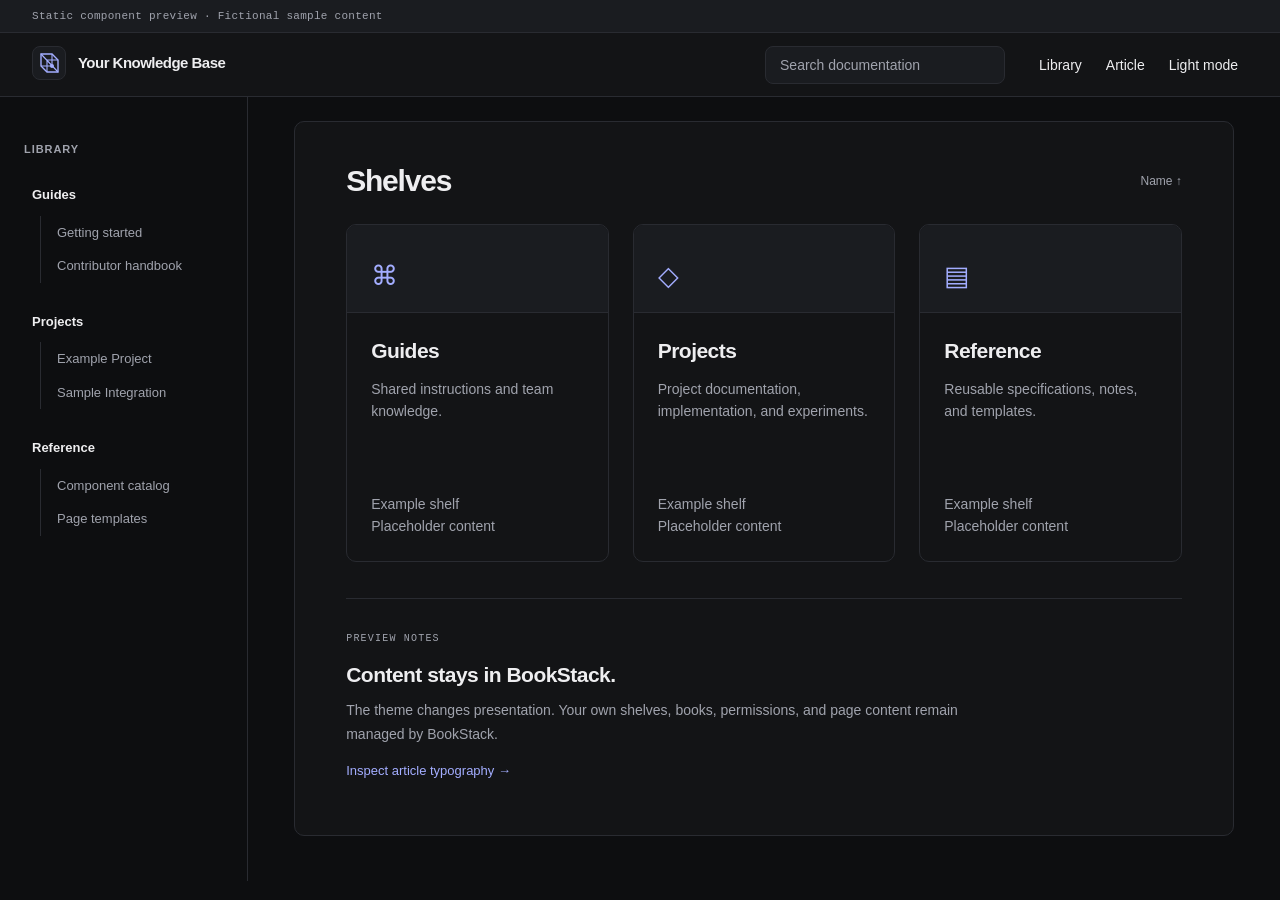
<file: preview/dark.html>
<!doctype html><html lang="en" class="dark-mode"><head><meta charset="utf-8"><meta name="viewport" content="width=device-width, initial-scale=1"><title>BookStack Linear Theme — sample preview</title><link rel="stylesheet" href="base.css"><style id="linear-documentation-theme">
/* BookStack Linear Theme · Swiss typography, native system fonts, no external assets.
   Reading styles stay out of editors, exports, and administrative settings. */
body {
    --font-body: -apple-system, BlinkMacSystemFont, "Segoe UI", Helvetica, Arial, sans-serif;
    --font-heading: var(--font-body);
    --font-code: "SFMono-Regular", Consolas, "Liberation Mono", Menlo, monospace;
    --bl-canvas: #ffffff;
    --bl-surface: #ffffff;
    --bl-ink: #202126;
    --bl-muted: #646872;
    --bl-line: #e7e8ec;
    --bl-subtle: #f6f7f9;
    --color-primary: #515fbe;
    --color-primary-light: #eef0ff;
    --color-link: #4654ad;
    font-family: var(--font-body);
    color: var(--bl-ink);
    background: var(--bl-canvas);
    -webkit-font-smoothing: antialiased;
}
html.dark-mode body {
    --bl-canvas: #0d0e10;
    --bl-surface: #131416;
    --bl-ink: #eeeef0;
    --bl-muted: #a0a3ad;
    --bl-line: #292b31;
    --bl-subtle: #1a1c20;
    --color-primary: #a3adff;
    --color-primary-light: #232943;
    --color-link: #a3adff;
}
/* One quiet navigation bar; retain the native menus and search behaviour. */
#header {
    /* BookStack's primary-background utility uses !important. */
    background: var(--bl-surface) !important;
    color: var(--bl-ink);
    border-bottom: 1px solid var(--bl-line);
    box-shadow: none;
    min-height: 68px;
    column-gap: 24px;
}
#header .logo-text {
    color: var(--bl-ink);
    font-size: 15px;
    font-weight: 650;
    line-height: 1.35;
    letter-spacing: -0.035em;
}
#header .logo { max-width: 100%; }
#header .links a, #header .user-name, #header .mobile-menu-toggle {
    color: var(--bl-ink);
    font-size: 14px;
}
#header .mobile-menu-toggle { border-color: var(--bl-line); fill: currentColor; }
#header .logo:hover, #header .links a:hover, #header .user-name:hover {
    background: var(--bl-subtle);
    color: var(--bl-ink);
}
#header .search-box input {
    background: var(--bl-subtle);
    border: 1px solid var(--bl-line);
    color: var(--bl-ink);
    border-radius: 6px;
    font-size: 14px;
}
#header .search-box input::placeholder { color: var(--bl-muted); opacity: 1; }
#header #header-search-box-button { color: var(--bl-muted); opacity: 1; }
#header .search-box input:focus { border-color: var(--color-link); }
#header .header-links { background-color: var(--bl-surface); }
#header a:focus-visible, #header button:focus-visible {
    outline: 2px solid var(--color-link);
    outline-offset: 3px;
}
/* Cards follow the same grid and thin rules as the document itself. */
.card, .grid-card {
    background-color: var(--bl-surface);
    border: 1px solid var(--bl-line);
    border-radius: 6px;
    box-shadow: none;
}
.grid-card:hover { border-color: var(--color-link); box-shadow: none; }
.card-title {
    color: var(--bl-ink);
    font-size: 15px;
    font-weight: 600;
    letter-spacing: -0.015em;
}
.grid-card h2 { font-size: 21px; font-weight: 600; letter-spacing: -0.025em; }
.grid-card p { font-size: 14px; line-height: 1.6; }
/* Let BookStack keep its responsive columns, mobile tabs, and sidebars. */
.tri-layout-middle-contents { max-width: 940px; margin-inline: auto; }
.tri-layout-middle-contents > main.content-wrap.card {
    padding: 40px clamp(20px, 4vw, 64px) 56px;
}
.tri-layout-left-contents, .tri-layout-right-contents { font-size: 13px; line-height: 1.55; }
.tri-layout-left-contents > *, .tri-layout-right-contents > * { opacity: 1; }
.tri-layout-left-contents h5, .tri-layout-right-contents h5 {
    font-size: 11px;
    font-weight: 650;
    letter-spacing: 0.085em;
    text-transform: uppercase;
    color: var(--bl-muted);
}
.breadcrumbs { font-size: 12px; opacity: 1; color: var(--bl-muted); }
.tri-layout-mobile-tabs { box-shadow: none; border-color: var(--bl-line); }
/* Scope document geometry to reading views, never a contenteditable area. */
.page-content:not(.editor) {
    max-width: 760px;
    font-size: 16px;
    line-height: 1.7;
    letter-spacing: -0.008em;
    color: var(--bl-ink);
}
.page-content:not(.editor) :is(h1, h2, h3, h4, h5, h6) {
    font-family: var(--font-heading);
    font-weight: 650;
    line-height: 1.25;
    color: var(--bl-ink);
    scroll-margin-top: 24px;
}
.page-content:not(.editor) h1 {
    font-size: clamp(30px, 3vw, 40px);
    letter-spacing: -0.045em;
    margin: 8px 0 28px;
}
.page-content:not(.editor) h2 {
    font-size: 26px;
    letter-spacing: -0.035em;
    margin: 48px 0 18px;
    padding-bottom: 12px;
    border-bottom: 1px solid var(--bl-line);
}
.page-content:not(.editor) h3 { font-size: 20px; letter-spacing: -0.025em; margin: 32px 0 14px; }
.page-content:not(.editor) h4 { font-size: 17px; margin: 24px 0 12px; }
.page-content:not(.editor) p { margin: 0 0 20px; }
.page-content:not(.editor) :is(ul, ol) { margin-block: 12px 24px; }
.page-content:not(.editor) li { margin-block: 6px; }
.page-content:not(.editor) li :is(p, ul, ol) { margin-block: 8px; }
.page-content:not(.editor) a { text-underline-offset: 3px; text-decoration-thickness: 1px; }
.page-content:not(.editor) :is(code, pre, kbd, .cm-editor) {
    font-family: var(--font-code);
    font-size: 13px;
    letter-spacing: 0;
    line-height: 1.65;
}
.page-content:not(.editor) :not(pre) > code {
    background: var(--bl-subtle);
    color: var(--bl-ink);
    border: 1px solid var(--bl-line);
    border-radius: 4px;
    padding: 2px 5px;
    overflow-wrap: anywhere;
}
.page-content:not(.editor) :is(pre, .cm-editor) {
    border: 1px solid var(--bl-line);
    border-radius: 6px;
    background: var(--bl-subtle);
    margin-block: 24px;
    max-width: 100%;
}
.page-content:not(.editor) pre { padding: 18px 20px; overflow-x: auto; }
.page-content:not(.editor) pre code { background: none; color: inherit; padding: 0; border: 0; }
.page-content:not(.editor) .cm-scroller { font-family: var(--font-code); line-height: 1.65; }
.page-content:not(.editor) .cm-content { padding-block: 14px; }
.page-content:not(.editor) blockquote {
    border-inline-start: 2px solid var(--color-link);
    padding-inline-start: 20px;
    color: var(--bl-muted);
    font-style: normal;
}
.page-content:not(.editor) .callout { border-radius: 4px; font-size: 15px; line-height: 1.65; }
.page-content:not(.editor) .callout.info {
    background: var(--color-primary-light);
    border-color: var(--color-link);
    color: var(--bl-ink);
}
.page-content:not(.editor) table {
    font-size: 14px;
    line-height: 1.55;
    border-color: var(--bl-line);
}
.page-content:not(.editor) :is(th, td) { padding: 12px 14px; border-color: var(--bl-line); }
.page-content:not(.editor) th { background: var(--bl-subtle); font-weight: 600; }
.page-content:not(.editor) hr { border: 0; border-top: 1px solid var(--bl-line); margin-block: 36px; }
@media (max-width: 1000px) {
    #header { min-height: 60px; }
    #header .logo-text { font-size: 16px; }
}
@media (max-width: 600px) {
    #header { padding-inline: 16px; }
    #header .logo-text { font-size: 14px; letter-spacing: -0.025em; }
    .tri-layout-middle-contents > main.content-wrap.card { padding: 24px 18px 36px; }
    .page-content:not(.editor) h2 { font-size: 23px; margin-top: 36px; }
    .page-content:not(.editor) :is(th, td) { padding: 8px; font-size: 13px; }
}
@media print {
    body { background: #fff; color: #000; }
    .tri-layout-middle-contents > main.content-wrap.card { padding: 0; border: 0; }
    .page-content:not(.editor) { max-width: none; color: #000; }
    .page-content:not(.editor) :is(h1, h2, h3, h4, h5, h6) { color: #000; }
}
</style><style id="linear-interface">
/* Linear-inspired surfaces; BookStack retains its navigation and permissions. */
body { --bl-ease: cubic-bezier(.22, 1, .36, 1); }
/* BookStack fixes body height to the viewport. Give overflowing documents the
   same root canvas, and use natural body height only in reading layouts. */
html:has(#linear-documentation-theme) { background-color: #fff; }
html.dark-mode:has(#linear-documentation-theme) { background-color: #0d0e10; }
body.tri-layout { height: auto; min-height: 100vh; }
.tri-layout-sides :is(.scroll-away-from-top, .scroll-away-from-bottom)::before,
.tri-layout-sides :is(.scroll-away-from-top, .scroll-away-from-bottom)::after { color: var(--bl-canvas); }
.bl-library-directory { padding-block: 8px; }
.bl-directory-group { margin-block: 0 22px; }
.bl-library-directory a { display: flex; align-items: flex-start; gap: 8px; padding: 7px 8px; border-radius: 6px; font-size: 13px; line-height: 1.5; color: var(--bl-muted); }
.bl-library-directory a:hover { background: var(--bl-subtle); color: var(--bl-ink); text-decoration: none; }
.bl-library-directory a:focus-visible { outline: 2px solid var(--color-link); outline-offset: 2px; }
.bl-library-directory .bl-directory-shelf { font-weight: 600; color: var(--bl-ink); }
.bl-library-directory ul { list-style: none; margin: 4px 0 0 16px; padding: 0 0 0 8px; border-inline-start: 1px solid var(--bl-line); }
.bl-library-directory .svg-icon { flex: 0 0 14px; margin: 3px 0 0; color: var(--color-link); }
html.dark-mode :is(.card, .grid-card),
html.dark-mode .content-wrap.card { background-color: var(--bl-surface); border-color: var(--bl-line); }
#header { min-height: 64px; }
#header .bl-logo { gap: 12px; }
.bl-brand-mark {
    display: inline-flex;
    flex: 0 0 32px;
    color: var(--color-link);
    border: 1px solid var(--bl-line);
    border-radius: 8px;
    background: var(--bl-subtle);
}
#header .bl-logo:hover { background: transparent; }
#header .search-box input { min-height: 36px; border-radius: 8px; }
#header .search-box input:focus { box-shadow: 0 0 0 3px var(--color-primary-light); }
#header .links a { padding-inline: 10px; border-radius: 6px; }
.button { border-radius: 7px; font-weight: 550; }
html.dark-mode .button:not(.outline) { color: #111322; }
:is(.card, .grid-card) { border-radius: 10px; }
.card .card-title { padding: 20px 24px 12px; }
.card .card-footer-link { border-color: var(--bl-line); padding: 14px 24px; }
.grid-card :is(.grid-card-content, .grid-card-footer) { padding: 24px; }
.grid-card :is(h2, h3) { color: var(--bl-ink); }
.grid-card .grid-card-content { border-color: var(--bl-line); }
.grid-card p { color: var(--bl-muted); }
.grid-card .featured-image-container-wrap:not(:has(.featured-image-container[style])) {
    background: var(--bl-subtle) !important;
    color: var(--color-link);
    height: 88px;
    border-bottom: 1px solid var(--bl-line);
}
.grid-card .featured-image-container-wrap:not(:has(.featured-image-container[style])) .featured-image-container { height: 88px; }
.grid-card .featured-image-container-wrap:not(:has(.featured-image-container[style])) > svg { color: var(--color-link); fill: currentColor; }
.tri-layout-middle { padding-top: 24px; }
.tri-layout-middle-contents > main.content-wrap.card { border-radius: 10px; }
.tri-layout-middle-contents > main.content-wrap.card:has(> .page-content) {
    background: var(--bl-canvas);
    border-color: transparent;
    border-radius: 0;
}
.tri-layout-middle-contents > main.content-wrap.card > h1,
h1.list-heading { font-size: 30px; font-weight: 650; letter-spacing: -.04em; line-height: 1.25; }
.tri-layout-left-contents, .tri-layout-right-contents { color: var(--bl-muted); }
.tri-layout-left-contents .entity-list-item,
.tri-layout-right-contents .entity-list-item { border-radius: 6px; font-size: 13px; }
.tri-layout-left-contents .entity-list-item.selected,
.tri-layout-right-contents .entity-list-item.selected {
    background: var(--color-primary-light);
    color: var(--color-link);
    box-shadow: inset 2px 0 var(--color-link);
}
.tri-layout-left-contents :is(.entity-list-item-name, .icon-list-item),
.tri-layout-right-contents :is(.entity-list-item-name, .icon-list-item) { font-size: 13px; }
.tri-layout-left-contents .entity-list-item:not(.selected):hover,
.tri-layout-right-contents .entity-list-item:not(.selected):hover { background: var(--bl-subtle); }
#book-tree .entity-list-item > span:first-child::after { opacity: .08; }
#sibling-navigation { opacity: 1; gap: 16px; padding-inline: 0; }
#sibling-navigation > div > a {
    border: 1px solid var(--bl-line) !important;
    border-radius: 8px;
    padding: 12px 4px;
    background: var(--bl-surface);
}
#sibling-navigation > div > a:hover { border-color: var(--color-link) !important; }
.page-content:not(.editor) :is(pre, .cm-editor) { border-radius: 8px; }
.page-content:not(.editor) :is(h1, h2, h3, h4, h5, h6) { scroll-margin-top: 28px; }
.page-content:not(.editor) h1:not(#bkmrk-page-title) { font-size: 28px; letter-spacing: -.035em; }
.page-content:not(.editor) details { border-color: var(--bl-line); border-radius: 8px; }
.page-content:not(.editor) details > summary {
    background: var(--bl-subtle);
    color: var(--bl-ink);
    cursor: pointer;
    font-size: 14px;
    border-radius: 6px;
}
@media (min-width: 1001px) {
    #header.grid { grid-template-columns: minmax(220px, 1fr) minmax(160px, 240px) auto; }
    .tri-layout-left-contents { border-inline-end: 1px solid var(--bl-line); }
}
@media (min-width: 1001px) and (max-width: 1400px) {
    .tri-layout-container { grid-template-columns: 224px minmax(0, 1fr); column-gap: 24px; }
}
@media (max-width: 600px) {
    #header .bl-logo { gap: 8px; }
    .bl-brand-mark { flex-basis: 26px; }
    .bl-brand-mark svg { width: 26px; height: 26px; }
    #header .logo-text { font-size: 13px; }
}
/* Finite, compositor-friendly movement. Content is visible without animation. */
@keyframes bl-enter {
    from { opacity: .65; transform: translateY(10px); }
    to { opacity: 1; transform: translateY(0); }
}
@keyframes bl-panel-enter {
    from { opacity: .75; transform: translateY(-4px); }
    to { opacity: 1; transform: translateY(0); }
}
@media (prefers-reduced-motion: no-preference) {
    html { scroll-behavior: smooth; }
    /* Animate leaf panels, not layout containers used by fixed editor tools. */
    .tri-layout-middle-contents > main.content-wrap.card,
    #home-default .card, .container.very-small > .card {
        animation: bl-enter 480ms var(--bl-ease) backwards;
    }
    .grid > .grid-card { animation: bl-enter 460ms var(--bl-ease) backwards; }
    .grid > .grid-card:nth-child(2) { animation-delay: 45ms; }
    .grid > .grid-card:nth-child(3) { animation-delay: 90ms; }
    .grid > .grid-card:nth-child(n+4) { animation-delay: 120ms; }
    :is(.grid-card, #sibling-navigation > div > a) {
        transition: transform 240ms var(--bl-ease), border-color 180ms ease, background-color 180ms ease, box-shadow 240ms ease;
    }
    #header :is(.links a, .user-name, .search-box input),
    .tri-layout-sides :is(.entity-list-item, .icon-list-item),
    .page-content:not(.editor) a, .button {
        transition: color 160ms ease, background-color 160ms ease, border-color 160ms ease, box-shadow 200ms ease;
    }
    .bl-brand-mark { transition: transform 400ms var(--bl-ease); }
    #header .bl-logo:hover .bl-brand-mark { transform: rotate(-5deg); }
    .chapter-child-menu .chapter-contents-list.open,
    .page-content:not(.editor) details[open] > :not(summary),
    #header .header-links.show { animation: bl-panel-enter 220ms var(--bl-ease); }
    @media (hover: hover) and (pointer: fine) {
        .grid-card:hover { transform: translateY(-3px); box-shadow: 0 8px 24px -16px var(--color-link); }
        #sibling-navigation > div > a:hover { transform: translateY(-2px); }
    }
}
@media (prefers-reduced-motion: reduce) {
    html { scroll-behavior: auto; }
    #header *, .grid-card, .tri-layout-middle-contents > main,
    #home-default .card, .tri-layout-sides *, #sibling-navigation *, .page-content:not(.editor) *, .button {
        animation: none !important;
        transition: none !important;
    }
}
@media print {
    .grid-card, .tri-layout-middle-contents > main { animation: none !important; transform: none !important; }
}
</style></head><body class="tri-layout"><div class="preview-note">Static component preview · Fictional sample content</div><header id="header" class="grid"><div><a class="logo bl-logo" href="dark.html"><span class="bl-brand-mark" aria-hidden="true"><svg viewBox="0 0 32 32" width="32" height="32" fill="none"><path d="M8 7h11l6 6v12H14l-6-6V7Z" stroke="currentColor" stroke-width="1.4"/><path d="M8 7l17 18M19 7v12H8M14 25V13h11" stroke="currentColor" stroke-width="1.1"/><circle cx="19" cy="19" r="2" fill="currentColor"/></svg></span><span class="logo-text">Your Knowledge Base</span></a></div><div class="search-box"><input readonly aria-label="Search (preview only)" placeholder="Search documentation"></div><nav class="header-links"><div class="links"><a href="dark.html">Library</a><a href="article-dark.html">Article</a><a href="index.html">Light mode</a></div></nav></header><div class="tri-layout-container"><div class="tri-layout-sides"><div class="tri-layout-sides-content"><div class="tri-layout-left"><aside class="tri-layout-left-contents"><nav class="bl-library-directory" aria-label="Library directory"><h5>Library</h5>
<div class="bl-directory-group"><a class="bl-directory-shelf" href="dark.html">Guides</a><ul><li><a href="article-dark.html">Getting started</a></li><li><a href="article-dark.html">Contributor handbook</a></li></ul></div>
<div class="bl-directory-group"><a class="bl-directory-shelf" href="dark.html">Projects</a><ul><li><a href="article-dark.html">Example Project</a></li><li><a href="article-dark.html">Sample Integration</a></li></ul></div>
<div class="bl-directory-group"><a class="bl-directory-shelf" href="dark.html">Reference</a><ul><li><a href="article-dark.html">Component catalog</a></li><li><a href="article-dark.html">Page templates</a></li></ul></div></nav></aside></div></div></div><div class="tri-layout-middle"><div class="tri-layout-middle-contents"><main class="content-wrap card"><div class="preview-list-heading"><h1 class="list-heading">Shelves</h1><span class="preview-muted">Name ↑</span></div><div class="grid third"><a class="grid-card" href="article-dark.html"><div class="featured-image-container-wrap"><div class="featured-image-container"></div><span class="preview-card-symbol" aria-hidden="true">⌘</span></div><div class="grid-card-content"><h2>Guides</h2><p>Shared instructions and team knowledge.</p></div><div class="grid-card-footer"><p>Example shelf</p><p>Placeholder content</p></div></a><a class="grid-card" href="article-dark.html"><div class="featured-image-container-wrap"><div class="featured-image-container"></div><span class="preview-card-symbol" aria-hidden="true">◇</span></div><div class="grid-card-content"><h2>Projects</h2><p>Project documentation, implementation, and experiments.</p></div><div class="grid-card-footer"><p>Example shelf</p><p>Placeholder content</p></div></a><a class="grid-card" href="article-dark.html"><div class="featured-image-container-wrap"><div class="featured-image-container"></div><span class="preview-card-symbol" aria-hidden="true">▤</span></div><div class="grid-card-content"><h2>Reference</h2><p>Reusable specifications, notes, and templates.</p></div><div class="grid-card-footer"><p>Example shelf</p><p>Placeholder content</p></div></a></div><div class="preview-help"><span class="preview-label">PREVIEW NOTES</span><h2>Content stays in BookStack.</h2><p>The theme changes presentation. Your own shelves, books, permissions, and page content remain managed by BookStack.</p><a href="article-dark.html">Inspect article typography →</a></div></main></div></div></div></body></html>
</file>
<file: preview/base.css>
/* Illustrative layout only: not a copy of BookStack's compiled stylesheet. */
* { box-sizing: border-box; }
html, body { margin: 0; padding: 0; }
body { font-family: -apple-system, BlinkMacSystemFont, "Segoe UI", sans-serif; }
a { color: var(--color-link); text-decoration: none; }
h1, h2, h3, h4, h5, p { margin-top: 0; }
.preview-note { padding: 10px 32px; border-bottom: 1px solid var(--bl-line); background: var(--bl-subtle); color: var(--bl-muted); font: 11px var(--font-code); letter-spacing: .025em; }
.grid { display: grid; gap: 24px; }
.grid.third { grid-template-columns: repeat(3, minmax(0, 1fr)); }
.grid.half { grid-template-columns: repeat(2, minmax(0, 1fr)); }
#header { display: grid; padding: 10px 32px; align-items: center; }
.logo { display: inline-flex; align-items: center; }
.search-box input { width: 100%; padding: 10px 14px; }
.header-links { display: flex; justify-content: flex-end; }
.links { display: flex; align-items: center; gap: 4px; }
.links a { display: inline-block; padding-block: 10px; }
.tri-layout-container { display: grid; grid-template-columns: 232px minmax(0, 1fr); margin-inline: 24px; gap: 24px; }
.tri-layout-sides { grid-area: 1 / 1; min-width: 0; }
.tri-layout-sides-content { height: 100%; }
.tri-layout-left-contents { padding: 36px 16px 24px 0; min-height: calc(100vh - 116px); }
.tri-layout-left-contents h5 { margin-bottom: 20px; }
.tri-layout-middle { grid-area: 1 / 2; min-width: 0; }
.tri-layout-middle-contents { width: 100%; max-width: 1040px; margin-inline: auto; }
.content-wrap.card { margin-bottom: 32px; }
.preview-list-heading { display: flex; align-items: center; justify-content: space-between; margin-bottom: 24px; }
.list-heading { margin-bottom: 0; }
.preview-muted { color: var(--bl-muted); font-size: 12px; }
.grid-card { display: flex; flex-direction: column; overflow: hidden; color: var(--bl-ink); }
.grid-card-content { flex: 1; min-height: 156px; }
.grid-card h2 { margin: 0 0 14px; line-height: 1.3; }
.grid-card p { margin-bottom: 0; }
.grid-card-footer { font-size: 12px; line-height: 1.8; }
.featured-image-container-wrap { position: relative; }
.preview-card-symbol { position: absolute; left: 24px; bottom: 20px; font-size: 27px; color: var(--color-link); }
.preview-help { border-top: 1px solid var(--bl-line); margin-top: 36px; padding-top: 28px; }
.preview-label { color: var(--bl-muted); font: 10px var(--font-code); letter-spacing: .12em; }
.preview-help h2 { margin: 18px 0 12px; font-size: 21px; font-weight: 600; letter-spacing: -.025em; }
.preview-help p { max-width: 640px; color: var(--bl-muted); line-height: 1.7; font-size: 14px; }
.preview-help a { font-size: 13px; }
.breadcrumbs { margin: 8px 0 16px; }
.page-content { margin-inline: auto; }
.page-content table { width: 100%; border-collapse: collapse; margin-block: 24px; }
.page-content :is(td, th) { border: 1px solid var(--bl-line); text-align: left; }
.page-content pre { white-space: pre; }
.page-content blockquote { margin: 24px 0; }
.page-content .callout { padding: 16px 20px; border-inline-start: 3px solid; }
.page-content details { padding: 12px; border: 1px solid; margin-block: 24px; }
.page-content details summary { padding: 12px; }
.page-content details p { margin: 16px 12px 4px; }
#sibling-navigation > div > a { display: block; font-size: 13px; padding: 18px; }
@media (max-width: 1000px) {
    #header { grid-template-columns: 1fr; gap: 12px; padding: 16px 20px; }
    .header-links { justify-content: flex-start; }
    .search-box { display: none; }
    .tri-layout-container { grid-template-columns: 1fr; margin-inline: 12px; }
    .tri-layout-sides { display: none; }
    .tri-layout-middle { grid-area: 1 / 1; }
    .grid.third { grid-template-columns: repeat(2, minmax(0, 1fr)); }
}
@media (max-width: 600px) {
    .preview-note { padding-inline: 20px; line-height: 1.6; }
    .grid.third { grid-template-columns: 1fr; }
    .preview-list-heading { align-items: flex-end; }
}
</file>
